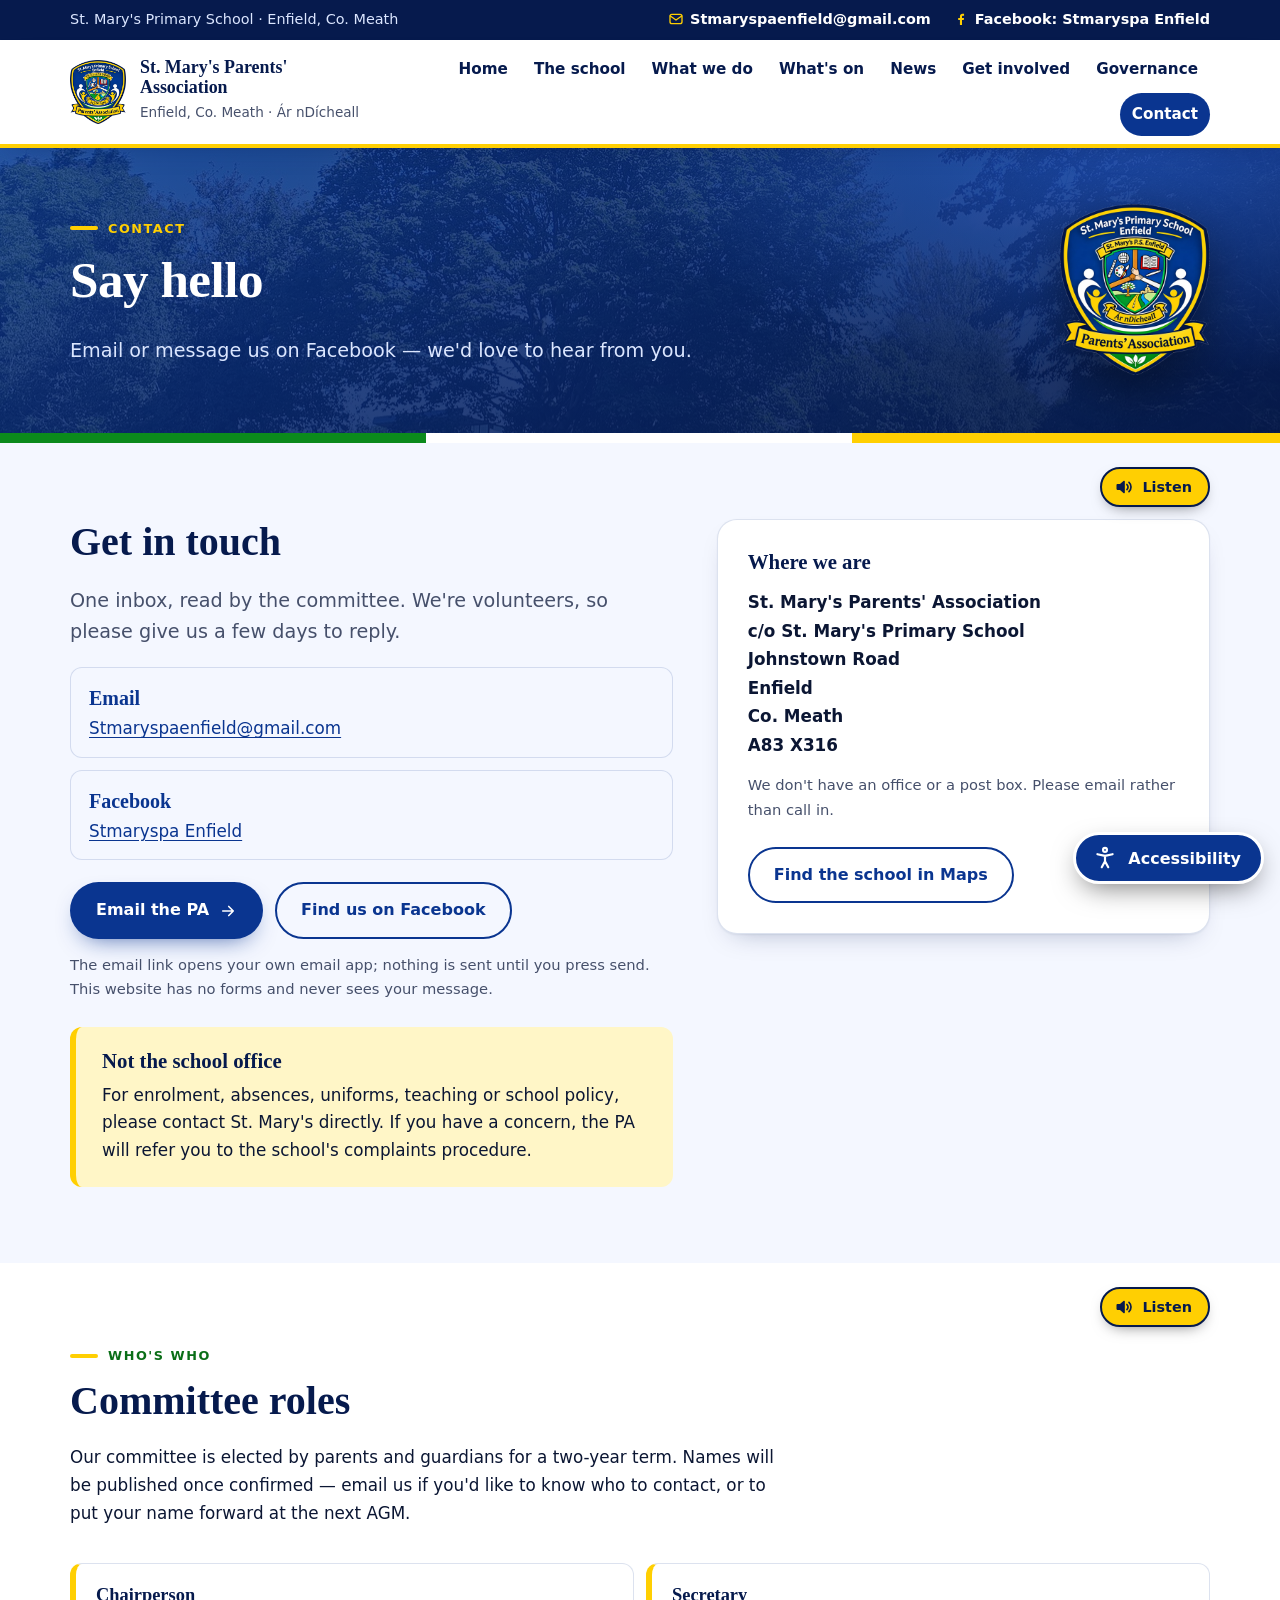
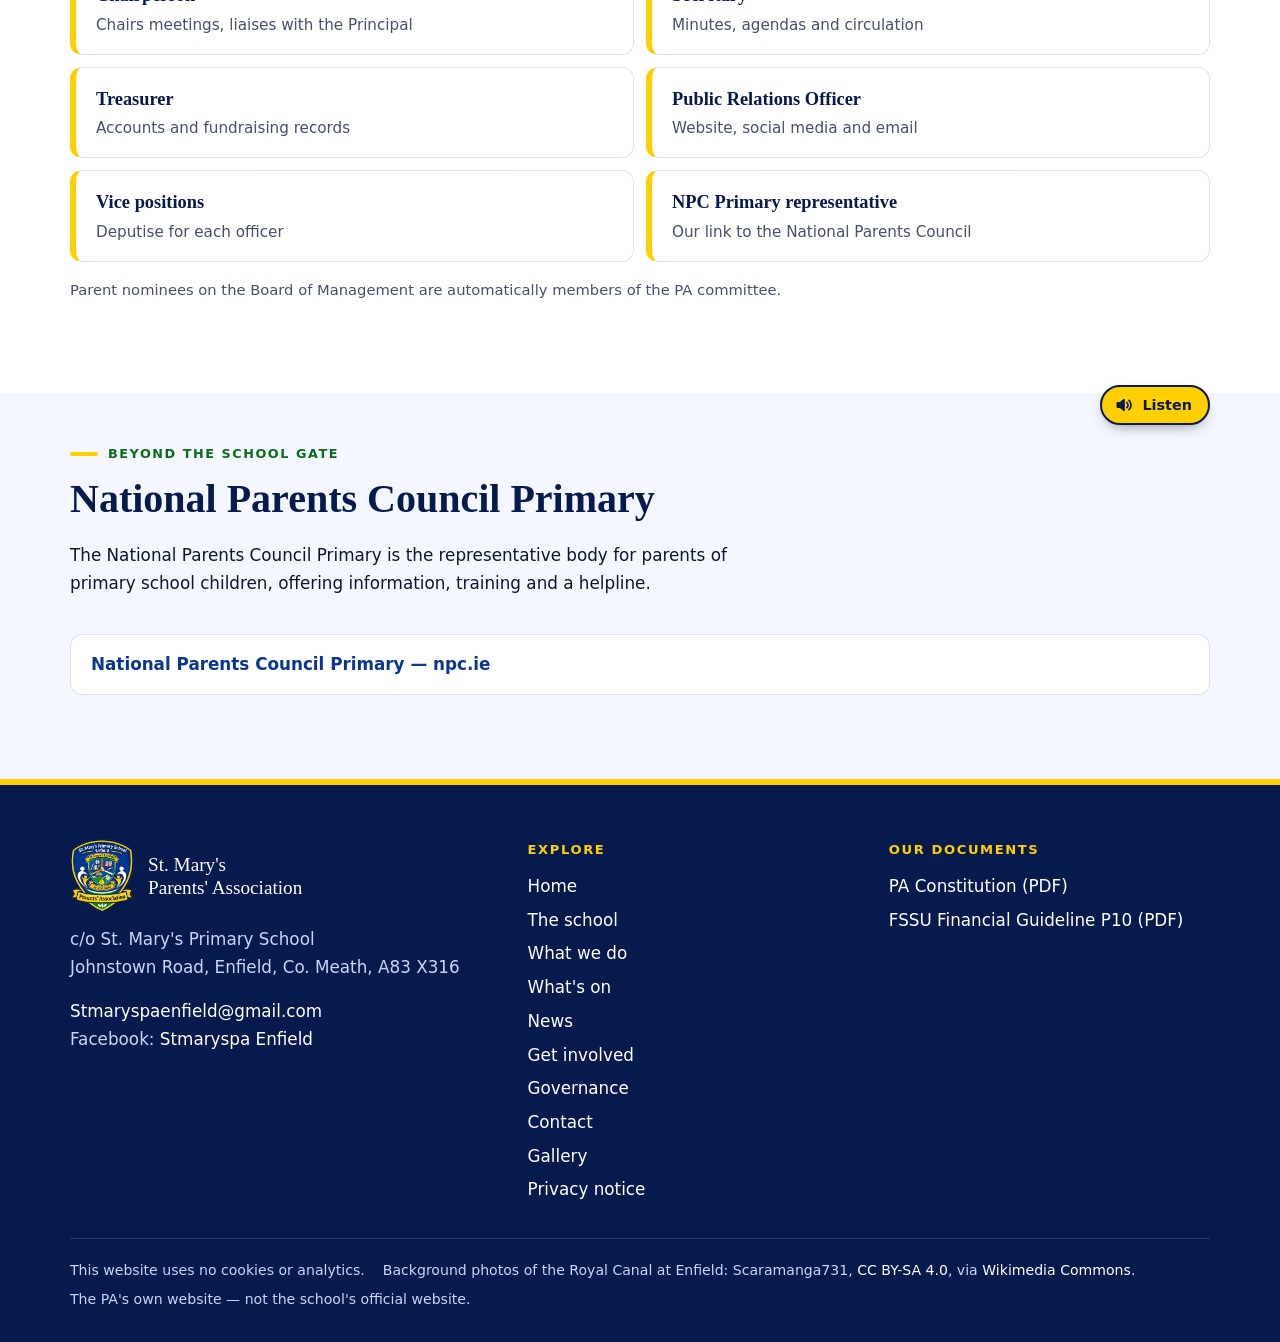
<file: contact.html>
<!doctype html>
<html lang="en">
<head>
<meta charset="utf-8">
<meta name="viewport" content="width=device-width, initial-scale=1">
<title>Contact — St. Mary&#x27;s Parents&#x27; Association</title>
<meta name="description" content="Email Stmaryspaenfield@gmail.com or find St. Mary&#x27;s Parents&#x27; Association on Facebook (Stmaryspa Enfield).">
<meta name="theme-color" content="#0a3590">
<link rel="icon" type="image/png" href="images/favicon.png">
<script>try{var a=JSON.parse(localStorage.getItem("pa-a11y")||"{}"),r=document.documentElement;if(a.theme&&a.theme!=="auto")r.setAttribute("data-theme",a.theme);["font","spacing","links","motion","bg","focus"].forEach(function(k){if(a[k])r.setAttribute("data-"+k,a[k])});if(a.scale&&a.scale!==1)r.style.setProperty("--a11y-scale",a.scale)}catch(e){}</script>
<link rel="stylesheet" href="style.css">
</head>
<body>
<a class="skip-link" href="#main">Skip to main content</a>

<div class="topbar">
  <div class="wrap">
    <span>St. Mary's Primary School &middot; Enfield, Co. Meath</span>
    <span class="links">
      <a href="mailto:Stmaryspaenfield@gmail.com"><svg viewBox="0 0 24 24" fill="none" stroke="currentColor" stroke-width="2" stroke-linecap="round" stroke-linejoin="round"><rect x="3" y="5" width="18" height="14" rx="3"/><path d="M3.5 7.5l8.5 6 8.5-6"/></svg>Stmaryspaenfield@gmail.com</a>
      <a href="https://www.facebook.com/search/top?q=Stmaryspa%20Enfield" rel="noopener"><svg viewBox="0 0 24 24" fill="currentColor"><path d="M13.5 21v-7.6h2.6l.4-3H13.5V8.5c0-.9.3-1.5 1.5-1.5h1.6V4.3c-.3 0-1.2-.1-2.3-.1-2.3 0-3.9 1.4-3.9 4v2.2H7.8v3h2.6V21z"/></svg>Facebook: Stmaryspa Enfield</a>
    </span>
  </div>
</div>

<header class="site-header">
  <div class="wrap header-inner">
    <a class="brand" href="index.html">
      <img src="images/logo.png" alt="" width="56" height="64">
      <span class="brand-text">
        <strong>St. Mary's Parents' Association</strong>
        <span>Enfield, Co. Meath &middot; Ár nDícheall</span>
      </span>
    </a>
    <nav class="nav" id="site-nav" aria-label="Main">
      <ul>
        <li><a href="index.html">Home</a></li>
        <li><a href="about.html">The school</a></li>
        <li><a href="what-we-do.html">What we do</a></li>
        <li><a href="events.html">What's on</a></li>
        <li><a href="news.html">News</a></li>
        <li><a href="get-involved.html">Get involved</a></li>
        <li><a href="governance.html">Governance</a></li>
        <li><a href="contact.html" aria-current="page">Contact</a></li>
      </ul>
    </nav>
    <button class="menu-btn" type="button" data-menu-toggle aria-expanded="false" aria-controls="site-nav" aria-label="Open menu"><svg viewBox="0 0 24 24" fill="none" stroke="currentColor" stroke-width="2" stroke-linecap="round"><path d="M4 7h16M4 12h16M4 17h16"/></svg></button>
  </div>
</header>

<main id="main">
  <section class="page-hero">
    <div class="wrap page-hero-inner">
      <div class="reveal">
        <p class="eyebrow">Contact</p>
        <h1>Say hello</h1>
        <p class="lede">Email or message us on Facebook &mdash; we'd love to hear from you.</p>
      </div>
      <img src="images/logo.png" alt="" width="150" height="171">
    </div>
  </section>

  <section class="section">
    <div class="wrap split">
      <div class="reveal">
        <h2>Get in touch</h2>
        <p class="lede">One inbox, read by the committee. We're volunteers, so please give us a few days to reply.</p>
        <ul class="facts">
          <li><strong>Email</strong><a href="mailto:Stmaryspaenfield@gmail.com">Stmaryspaenfield@gmail.com</a></li>
          <li><strong>Facebook</strong><a href="https://www.facebook.com/search/top?q=Stmaryspa%20Enfield" rel="noopener">Stmaryspa Enfield</a></li>
        </ul>
        <div class="btn-row"><a class="btn btn-primary" href="mailto:Stmaryspaenfield@gmail.com">Email the PA <svg viewBox="0 0 24 24" fill="none" stroke="currentColor" stroke-width="2.2" stroke-linecap="round" stroke-linejoin="round"><path d="M5 12h14M13 6l6 6-6 6"/></svg></a><a class="btn btn-ghost" style="color:var(--link);border-color:var(--link)" href="https://www.facebook.com/search/top?q=Stmaryspa%20Enfield" rel="noopener">Find us on Facebook</a></div>
        <p class="small muted" style="margin-top:14px">The email link opens your own email app; nothing is sent until you press send. This website has no forms and never sees your message.</p>
        <div class="callout" style="margin-top:26px">
          <h3>Not the school office</h3>
          <p>For enrolment, absences, uniforms, teaching or school policy, please contact St. Mary's directly. If you have a concern, the PA will refer you to the school's complaints procedure.</p>
        </div>
      </div>
      <div class="panel reveal">
        <h3>Where we are</h3>
        <address class="address">St. Mary's Parents' Association<br>c/o St. Mary's Primary School<br>Johnstown Road<br>Enfield<br>Co. Meath<br>A83 X316</address>
        <p class="small muted" style="margin-top:14px">We don't have an office or a post box. Please email rather than call in.</p>
        <a class="btn btn-ghost" style="margin-top:10px;color:var(--link);border-color:var(--link)" href="https://www.google.com/maps/search/?api=1&query=St+Mary%27s+Primary+School%2C+Johnstown+Road%2C+Enfield%2C+Co.+Meath%2C+A83+X316" rel="noopener">Find the school in Maps</a>
      </div>
    </div>
  </section>

  <section class="section section--white">
    <div class="wrap">
      <div class="section-head reveal">
        <p class="eyebrow">Who's who</p>
        <h2>Committee roles</h2>
        <p>Our committee is elected by parents and guardians for a two-year term. Names will be published once confirmed &mdash; email us if you'd like to know who to contact, or to put your name forward at the next AGM.</p>
      </div>
      <ul class="people reveal">
        <li><span class="role">Chairperson</span><span class="name">Chairs meetings, liaises with the Principal</span></li>
        <li><span class="role">Secretary</span><span class="name">Minutes, agendas and circulation</span></li>
        <li><span class="role">Treasurer</span><span class="name">Accounts and fundraising records</span></li>
        <li><span class="role">Public Relations Officer</span><span class="name">Website, social media and email</span></li>
        <li><span class="role">Vice positions</span><span class="name">Deputise for each officer</span></li>
        <li><span class="role">NPC Primary representative</span><span class="name">Our link to the National Parents Council</span></li>
      </ul>
      <p class="small muted" style="margin-top:16px">Parent nominees on the Board of Management are automatically members of the PA committee.</p>
    </div>
  </section>

  <section class="section section--tight">
    <div class="wrap">
      <div class="section-head reveal">
        <p class="eyebrow">Beyond the school gate</p>
        <h2>National Parents Council Primary</h2>
        <p>The National Parents Council Primary is the representative body for parents of primary school children, offering information, training and a helpline.</p>
      </div>
      <ul class="link-list reveal"><li><a href="https://npc.ie/" rel="noopener">National Parents Council Primary &mdash; npc.ie</a></li></ul>
    </div>
  </section>

</main>

<footer class="site-footer">
  <div class="wrap footer-grid">
    <div>
      <div class="footer-brand"><img src="images/logo.png" alt="" width="64" height="73"><p>St. Mary's<br>Parents' Association</p></div>
      <p>c/o St. Mary's Primary School<br>Johnstown Road, Enfield, Co. Meath, A83 X316</p>
      <p><a href="mailto:Stmaryspaenfield@gmail.com">Stmaryspaenfield@gmail.com</a><br>Facebook: <a href="https://www.facebook.com/search/top?q=Stmaryspa%20Enfield" rel="noopener">Stmaryspa Enfield</a></p>
    </div>
    <nav aria-label="Footer">
      <h4>Explore</h4>
      <ul>
        <li><a href="index.html">Home</a></li>
        <li><a href="about.html">The school</a></li>
        <li><a href="what-we-do.html">What we do</a></li>
        <li><a href="events.html">What's on</a></li>
        <li><a href="news.html">News</a></li>
        <li><a href="get-involved.html">Get involved</a></li>
        <li><a href="governance.html">Governance</a></li>
        <li><a href="contact.html">Contact</a></li>
        <li><a href="gallery.html">Gallery</a></li>
        <li><a href="privacy.html">Privacy notice</a></li>
      </ul>
    </nav>
    <div>
      <h4>Our documents</h4>
      <ul>
        <li><a href="documents/PA-Constitution-2024.pdf">PA Constitution (PDF)</a></li>
        <li><a href="documents/FSSU-Financial-Guideline-P10-Parents-Association.pdf">FSSU Financial Guideline P10 (PDF)</a></li>
      </ul>
    </div>
  </div>
  <div class="wrap footer-note">
    <p>This website uses no cookies or analytics.</p>
    <p>Background photos of the Royal Canal at Enfield: Scaramanga731, <a href="https://creativecommons.org/licenses/by-sa/4.0/" rel="noopener">CC BY-SA 4.0</a>, via <a href="https://commons.wikimedia.org/wiki/Category:Enfield,_County_Meath" rel="noopener">Wikimedia Commons</a>.</p>
    <p>The PA's own website &mdash; not the school's official website.</p>
  </div>
</footer>

<script src="script.js" defer></script>
</body>
</html>
</file>
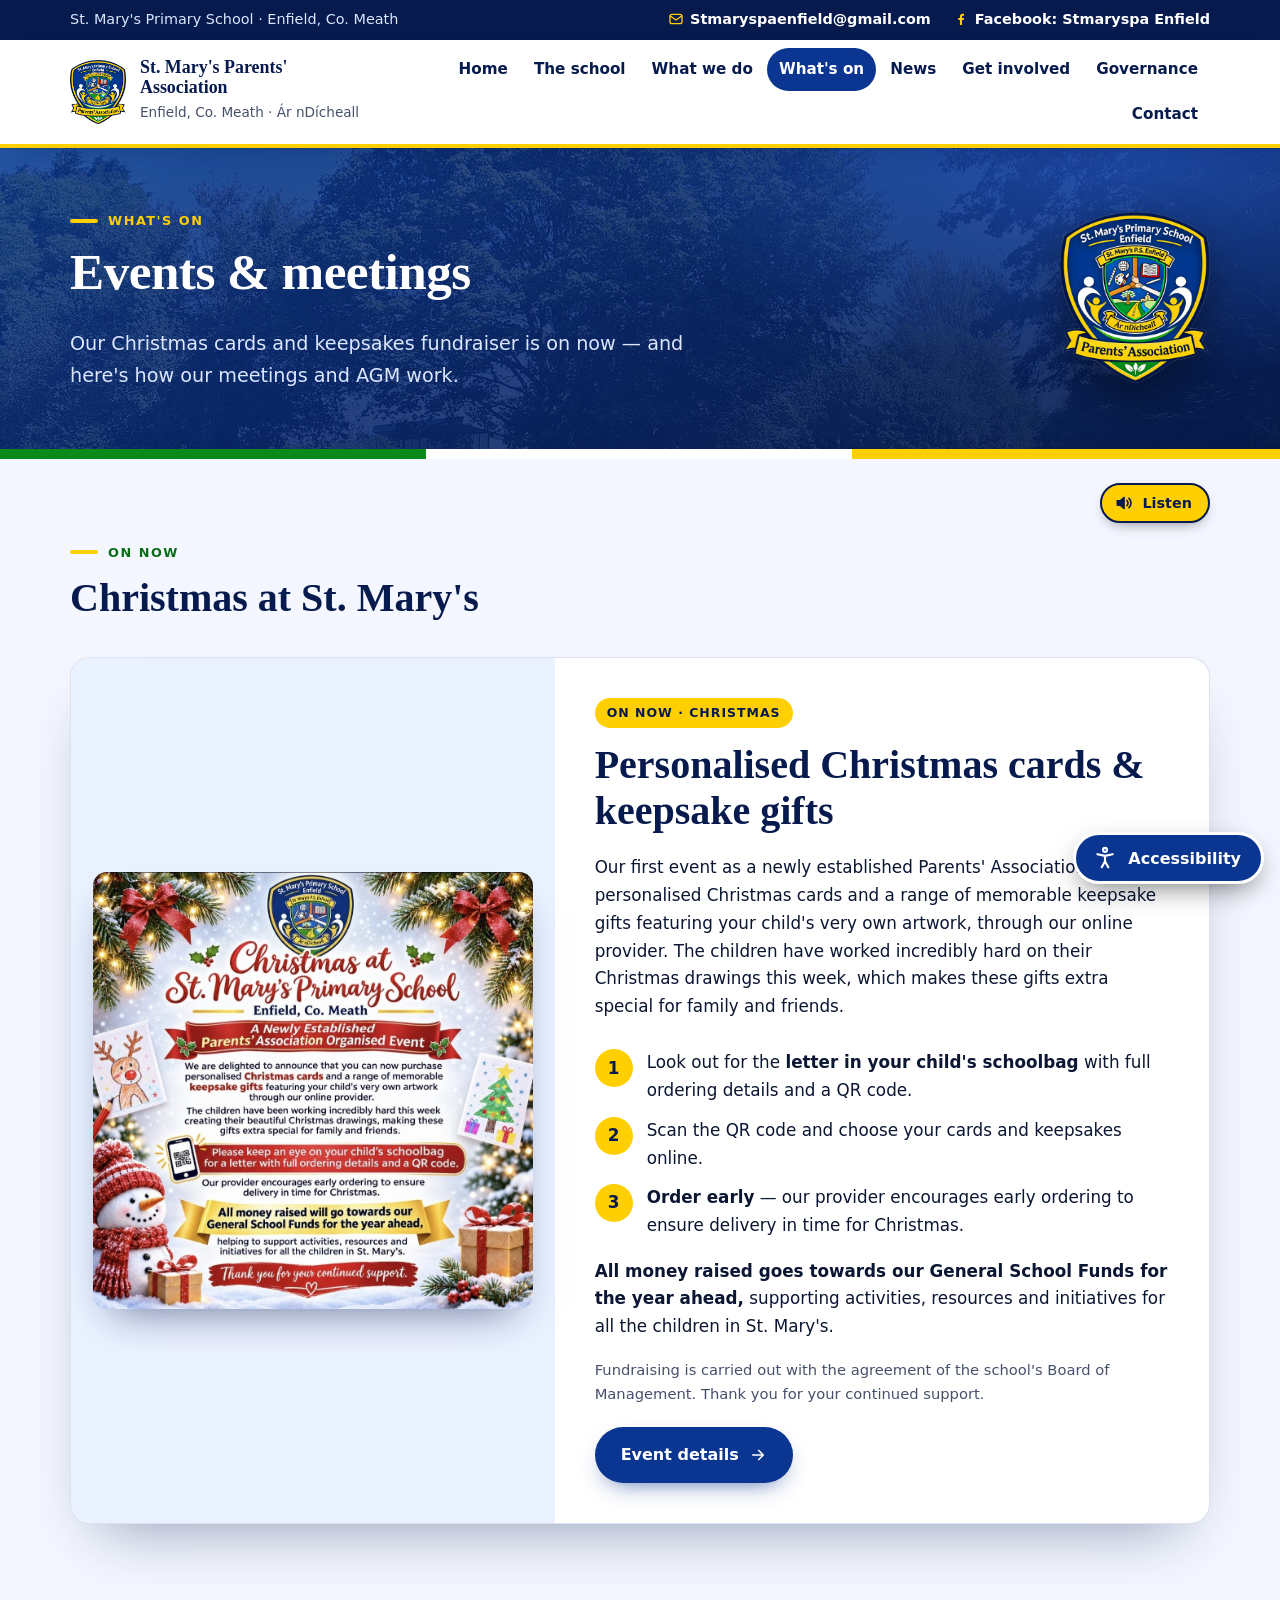
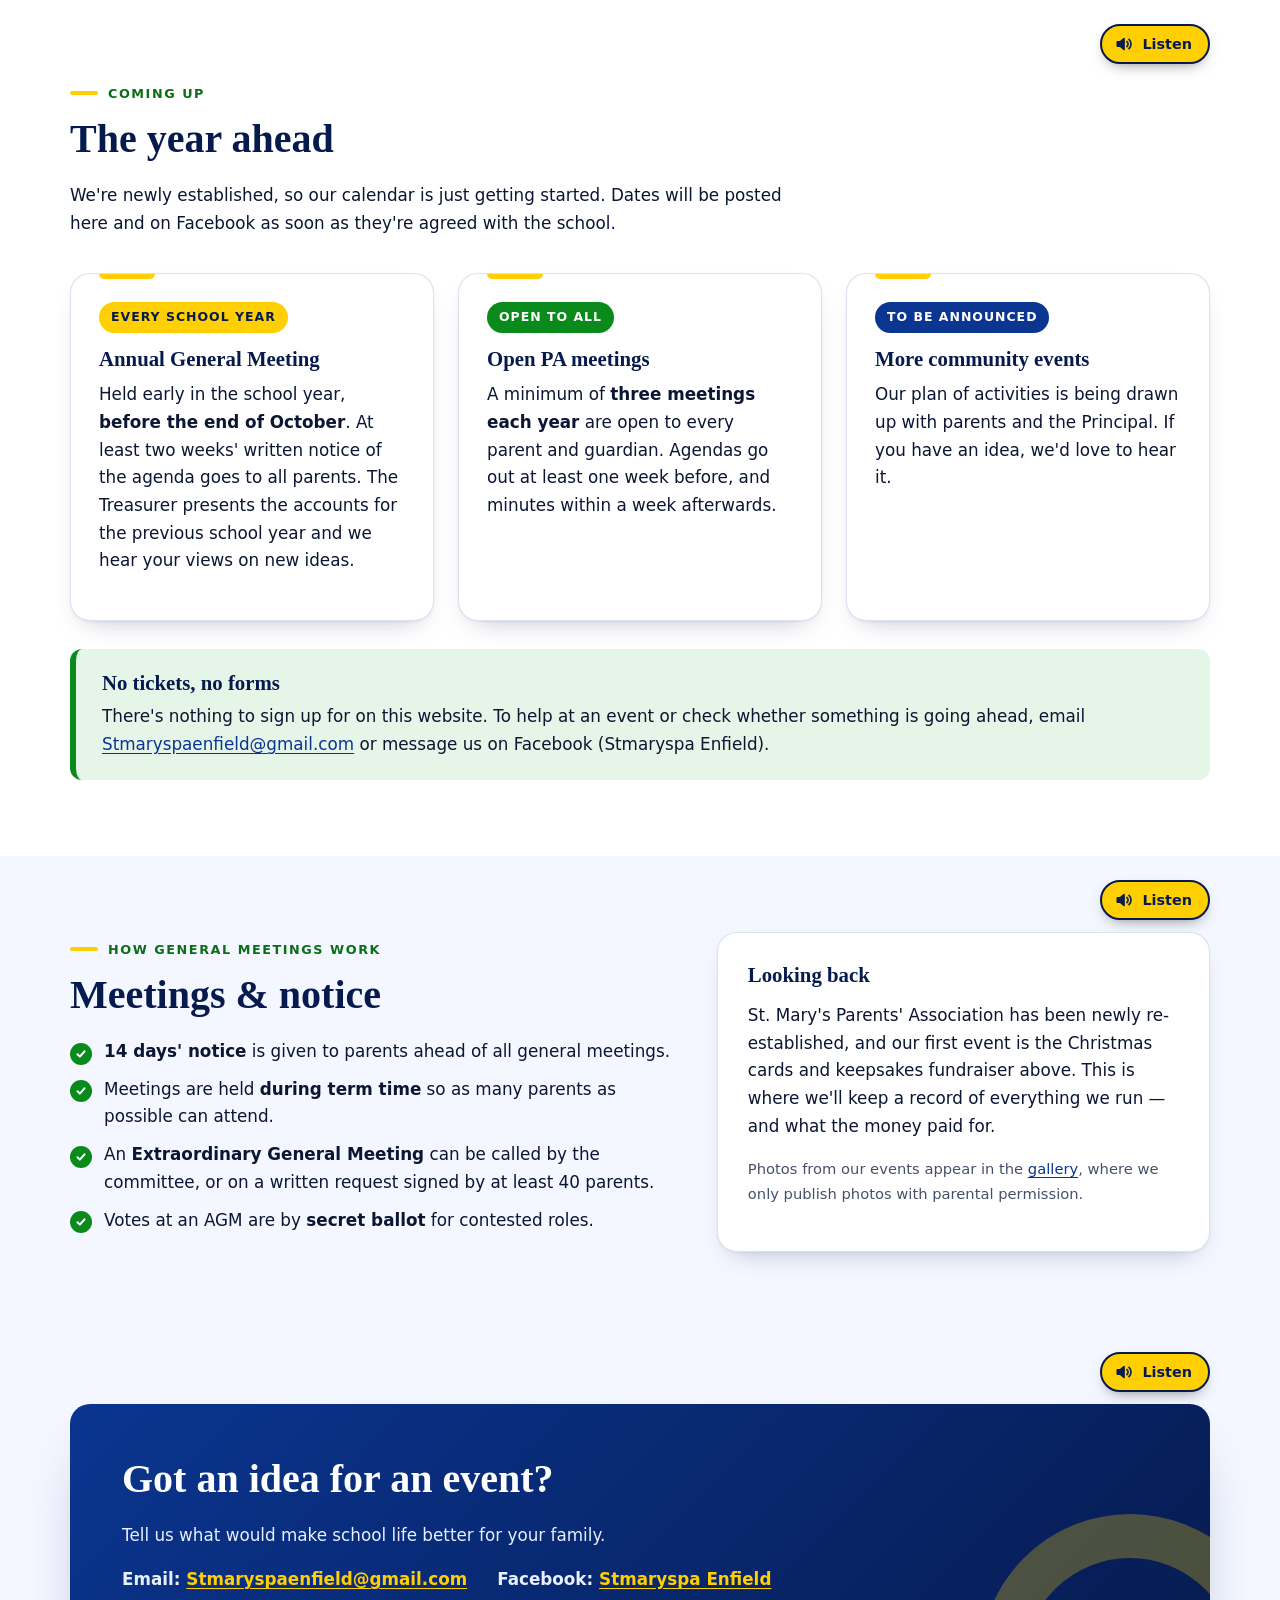
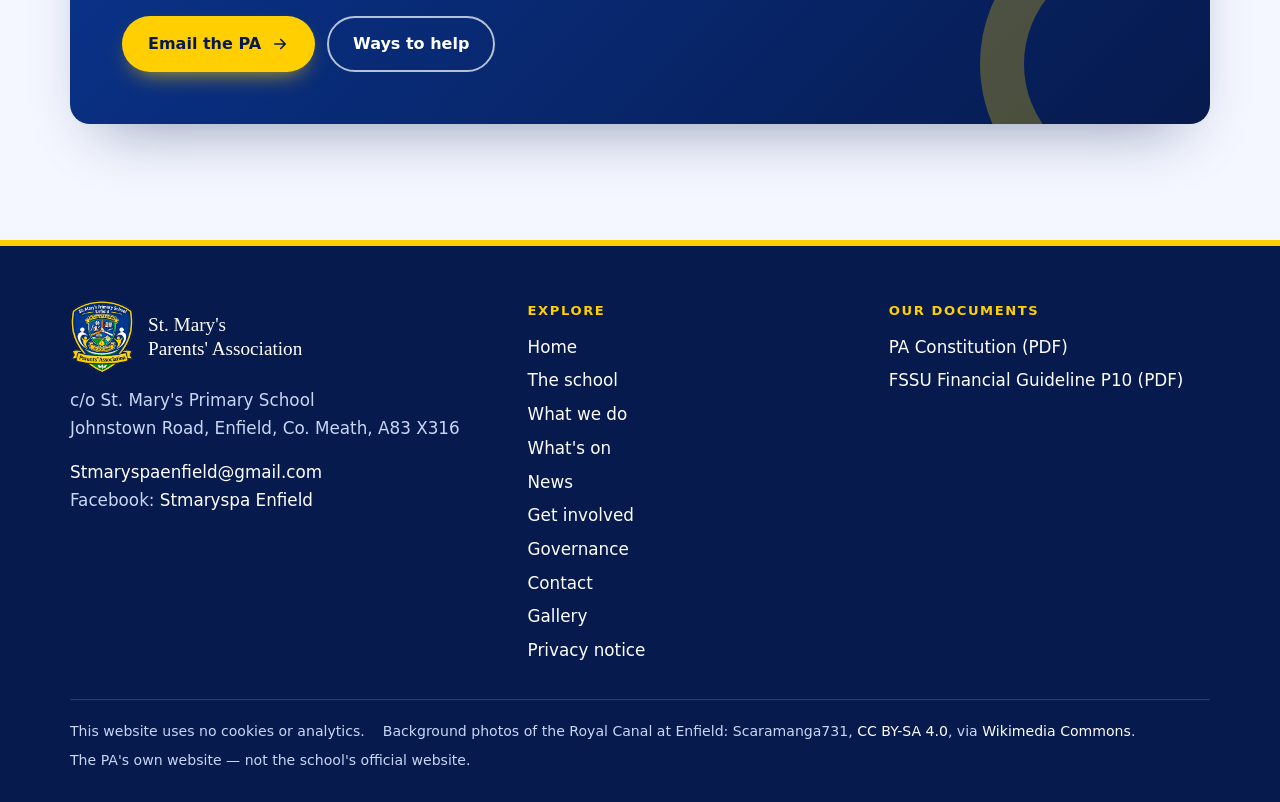
<file: events.html>
<!doctype html>
<html lang="en">
<head>
<meta charset="utf-8">
<meta name="viewport" content="width=device-width, initial-scale=1">
<title>What&#x27;s on — St. Mary&#x27;s Parents&#x27; Association</title>
<meta name="description" content="Christmas cards and keepsake gifts, the AGM and open PA meetings at St. Mary&#x27;s Primary School, Enfield.">
<meta name="theme-color" content="#0a3590">
<link rel="icon" type="image/png" href="images/favicon.png">
<script>try{var a=JSON.parse(localStorage.getItem("pa-a11y")||"{}"),r=document.documentElement;if(a.theme&&a.theme!=="auto")r.setAttribute("data-theme",a.theme);["font","spacing","links","motion","bg","focus"].forEach(function(k){if(a[k])r.setAttribute("data-"+k,a[k])});if(a.scale&&a.scale!==1)r.style.setProperty("--a11y-scale",a.scale)}catch(e){}</script>
<link rel="stylesheet" href="style.css">
</head>
<body>
<a class="skip-link" href="#main">Skip to main content</a>

<div class="topbar">
  <div class="wrap">
    <span>St. Mary's Primary School &middot; Enfield, Co. Meath</span>
    <span class="links">
      <a href="mailto:Stmaryspaenfield@gmail.com"><svg viewBox="0 0 24 24" fill="none" stroke="currentColor" stroke-width="2" stroke-linecap="round" stroke-linejoin="round"><rect x="3" y="5" width="18" height="14" rx="3"/><path d="M3.5 7.5l8.5 6 8.5-6"/></svg>Stmaryspaenfield@gmail.com</a>
      <a href="https://www.facebook.com/search/top?q=Stmaryspa%20Enfield" rel="noopener"><svg viewBox="0 0 24 24" fill="currentColor"><path d="M13.5 21v-7.6h2.6l.4-3H13.5V8.5c0-.9.3-1.5 1.5-1.5h1.6V4.3c-.3 0-1.2-.1-2.3-.1-2.3 0-3.9 1.4-3.9 4v2.2H7.8v3h2.6V21z"/></svg>Facebook: Stmaryspa Enfield</a>
    </span>
  </div>
</div>

<header class="site-header">
  <div class="wrap header-inner">
    <a class="brand" href="index.html">
      <img src="images/logo.png" alt="" width="56" height="64">
      <span class="brand-text">
        <strong>St. Mary's Parents' Association</strong>
        <span>Enfield, Co. Meath &middot; Ár nDícheall</span>
      </span>
    </a>
    <nav class="nav" id="site-nav" aria-label="Main">
      <ul>
        <li><a href="index.html">Home</a></li>
        <li><a href="about.html">The school</a></li>
        <li><a href="what-we-do.html">What we do</a></li>
        <li><a href="events.html" aria-current="page">What's on</a></li>
        <li><a href="news.html">News</a></li>
        <li><a href="get-involved.html">Get involved</a></li>
        <li><a href="governance.html">Governance</a></li>
        <li><a href="contact.html">Contact</a></li>
      </ul>
    </nav>
    <button class="menu-btn" type="button" data-menu-toggle aria-expanded="false" aria-controls="site-nav" aria-label="Open menu"><svg viewBox="0 0 24 24" fill="none" stroke="currentColor" stroke-width="2" stroke-linecap="round"><path d="M4 7h16M4 12h16M4 17h16"/></svg></button>
  </div>
</header>

<main id="main">
  <section class="page-hero">
    <div class="wrap page-hero-inner">
      <div class="reveal">
        <p class="eyebrow">What's on</p>
        <h1>Events &amp; meetings</h1>
        <p class="lede">Our Christmas cards and keepsakes fundraiser is on now &mdash; and here's how our meetings and AGM work.</p>
      </div>
      <img src="images/logo.png" alt="" width="150" height="171">
    </div>
  </section>

  <section class="section">
    <div class="wrap">
      <div class="section-head reveal">
        <p class="eyebrow">On now</p>
        <h2>Christmas at St. Mary's</h2>
      </div>
      <div class="feature reveal">
        <div class="feature-media"><img src="images/christmas-cards.jpg" alt="Poster: Christmas at St. Mary's Primary School, Enfield &mdash; personalised Christmas cards and keepsake gifts featuring your child's artwork, a newly established Parents' Association organised event." width="1080" height="1074"></div>
        <div class="feature-body">
          <span class="tag tag--gold" style="align-self:flex-start">On now &middot; Christmas</span>
          <h2 style="margin-top:14px">Personalised Christmas cards &amp; keepsake gifts</h2>
          <p>Our first event as a newly established Parents' Association. Order personalised Christmas cards and a range of memorable keepsake gifts featuring your child's very own artwork, through our online provider. The children have worked incredibly hard on their Christmas drawings this week, which makes these gifts extra special for family and friends.</p>
          <ol class="steps">
            <li><span>Look out for the <strong>letter in your child's schoolbag</strong> with full ordering details and a QR code.</span></li>
            <li><span>Scan the QR code and choose your cards and keepsakes online.</span></li>
            <li><span><strong>Order early</strong> &mdash; our provider encourages early ordering to ensure delivery in time for Christmas.</span></li>
          </ol>
          <p style="margin-top:18px"><strong>All money raised goes towards our General School Funds for the year ahead,</strong> supporting activities, resources and initiatives for all the children in St. Mary's.</p>
          <p class="small muted">Fundraising is carried out with the agreement of the school's Board of Management. Thank you for your continued support.</p>
          <div class="btn-row" style="margin-top:6px"><a class="btn btn-primary" href="events.html">Event details <svg viewBox="0 0 24 24" fill="none" stroke="currentColor" stroke-width="2.2" stroke-linecap="round" stroke-linejoin="round"><path d="M5 12h14M13 6l6 6-6 6"/></svg></a></div>
        </div>
      </div>
    </div>
  </section>

  <section class="section section--white">
    <div class="wrap">
      <div class="section-head reveal">
        <p class="eyebrow">Coming up</p>
        <h2>The year ahead</h2>
        <p>We're newly established, so our calendar is just getting started. Dates will be posted here and on Facebook as soon as they're agreed with the school.</p>
      </div>
      <div class="grid grid-3">
        <article class="card reveal"><span class="tag tag--gold">Every school year</span><h3 style="margin-top:14px">Annual General Meeting</h3><p>Held early in the school year, <strong>before the end of October</strong>. At least two weeks' written notice of the agenda goes to all parents. The Treasurer presents the accounts for the previous school year and we hear your views on new ideas.</p></article>
        <article class="card reveal"><span class="tag tag--green">Open to all</span><h3 style="margin-top:14px">Open PA meetings</h3><p>A minimum of <strong>three meetings each year</strong> are open to every parent and guardian. Agendas go out at least one week before, and minutes within a week afterwards.</p></article>
        <article class="card reveal"><span class="tag">To be announced</span><h3 style="margin-top:14px">More community events</h3><p>Our plan of activities is being drawn up with parents and the Principal. If you have an idea, we'd love to hear it.</p></article>
      </div>
      <div class="callout callout--green reveal" style="margin-top:28px">
        <h3>No tickets, no forms</h3>
        <p>There's nothing to sign up for on this website. To help at an event or check whether something is going ahead, email <a href="mailto:Stmaryspaenfield@gmail.com">Stmaryspaenfield@gmail.com</a> or message us on Facebook (Stmaryspa Enfield).</p>
      </div>
    </div>
  </section>

  <section class="section">
    <div class="wrap split">
      <div class="reveal">
        <p class="eyebrow">How general meetings work</p>
        <h2>Meetings &amp; notice</h2>
        <ul class="ticks">
          <li><strong>14 days' notice</strong> is given to parents ahead of all general meetings.</li>
          <li>Meetings are held <strong>during term time</strong> so as many parents as possible can attend.</li>
          <li>An <strong>Extraordinary General Meeting</strong> can be called by the committee, or on a written request signed by at least 40 parents.</li>
          <li>Votes at an AGM are by <strong>secret ballot</strong> for contested roles.</li>
        </ul>
      </div>
      <div class="panel reveal">
        <h3>Looking back</h3>
        <p>St. Mary's Parents' Association has been newly re-established, and our first event is the Christmas cards and keepsakes fundraiser above. This is where we'll keep a record of everything we run &mdash; and what the money paid for.</p>
        <p class="small muted">Photos from our events appear in the <a href="gallery.html">gallery</a>, where we only publish photos with parental permission.</p>
      </div>
    </div>
  </section>
  <section class="section">
    <div class="wrap">
      <div class="cta-band reveal">
        <h2>Got an idea for an event?</h2>
        <p>Tell us what would make school life better for your family.</p>
        <div class="contact-lines"><span>Email: <a href="mailto:Stmaryspaenfield@gmail.com">Stmaryspaenfield@gmail.com</a></span><span>Facebook: <a href="https://www.facebook.com/search/top?q=Stmaryspa%20Enfield" rel="noopener">Stmaryspa Enfield</a></span></div>
        <div class="btn-row">
          <a class="btn btn-gold" href="mailto:Stmaryspaenfield@gmail.com">Email the PA <svg viewBox="0 0 24 24" fill="none" stroke="currentColor" stroke-width="2.2" stroke-linecap="round" stroke-linejoin="round"><path d="M5 12h14M13 6l6 6-6 6"/></svg></a>
          <a class="btn btn-ghost" href="get-involved.html">Ways to help</a>
        </div>
      </div>
    </div>
  </section>

</main>

<footer class="site-footer">
  <div class="wrap footer-grid">
    <div>
      <div class="footer-brand"><img src="images/logo.png" alt="" width="64" height="73"><p>St. Mary's<br>Parents' Association</p></div>
      <p>c/o St. Mary's Primary School<br>Johnstown Road, Enfield, Co. Meath, A83 X316</p>
      <p><a href="mailto:Stmaryspaenfield@gmail.com">Stmaryspaenfield@gmail.com</a><br>Facebook: <a href="https://www.facebook.com/search/top?q=Stmaryspa%20Enfield" rel="noopener">Stmaryspa Enfield</a></p>
    </div>
    <nav aria-label="Footer">
      <h4>Explore</h4>
      <ul>
        <li><a href="index.html">Home</a></li>
        <li><a href="about.html">The school</a></li>
        <li><a href="what-we-do.html">What we do</a></li>
        <li><a href="events.html">What's on</a></li>
        <li><a href="news.html">News</a></li>
        <li><a href="get-involved.html">Get involved</a></li>
        <li><a href="governance.html">Governance</a></li>
        <li><a href="contact.html">Contact</a></li>
        <li><a href="gallery.html">Gallery</a></li>
        <li><a href="privacy.html">Privacy notice</a></li>
      </ul>
    </nav>
    <div>
      <h4>Our documents</h4>
      <ul>
        <li><a href="documents/PA-Constitution-2024.pdf">PA Constitution (PDF)</a></li>
        <li><a href="documents/FSSU-Financial-Guideline-P10-Parents-Association.pdf">FSSU Financial Guideline P10 (PDF)</a></li>
      </ul>
    </div>
  </div>
  <div class="wrap footer-note">
    <p>This website uses no cookies or analytics.</p>
    <p>Background photos of the Royal Canal at Enfield: Scaramanga731, <a href="https://creativecommons.org/licenses/by-sa/4.0/" rel="noopener">CC BY-SA 4.0</a>, via <a href="https://commons.wikimedia.org/wiki/Category:Enfield,_County_Meath" rel="noopener">Wikimedia Commons</a>.</p>
    <p>The PA's own website &mdash; not the school's official website.</p>
  </div>
</footer>

<script src="script.js" defer></script>
</body>
</html>
</file>
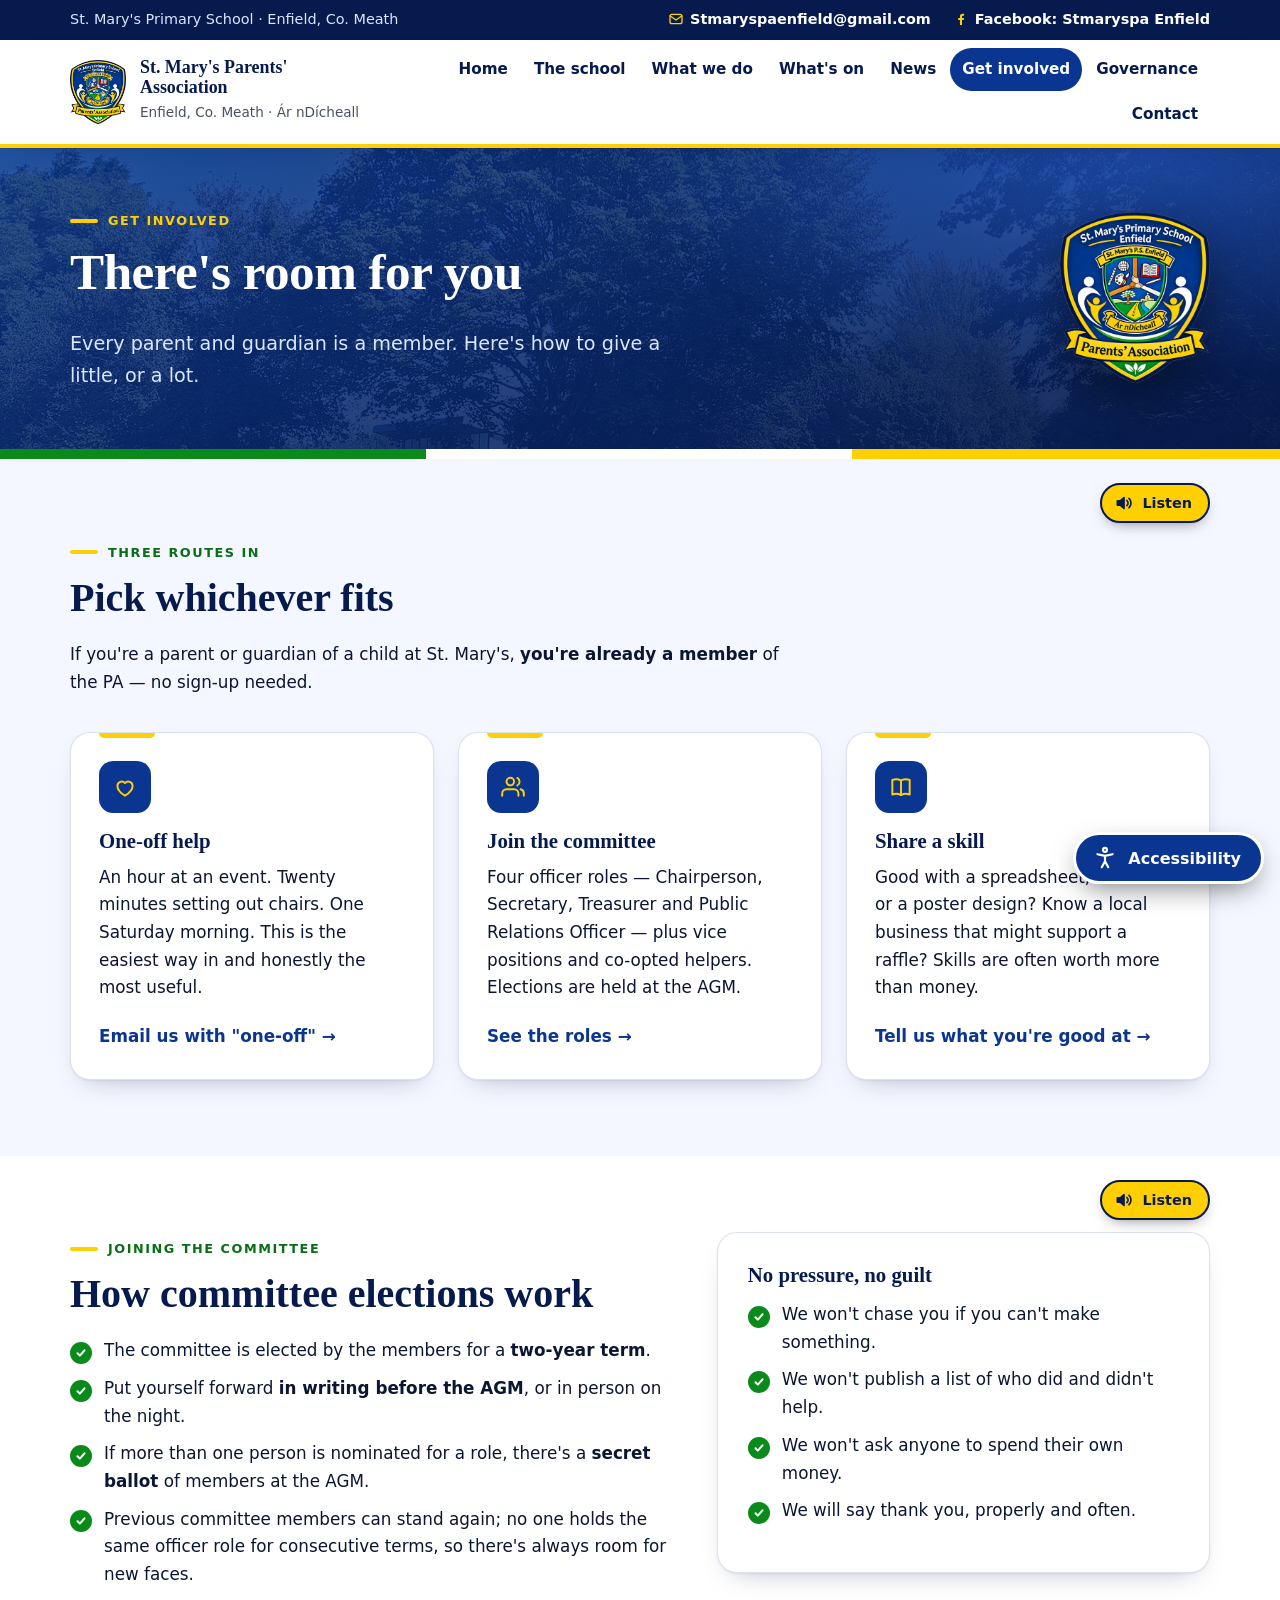
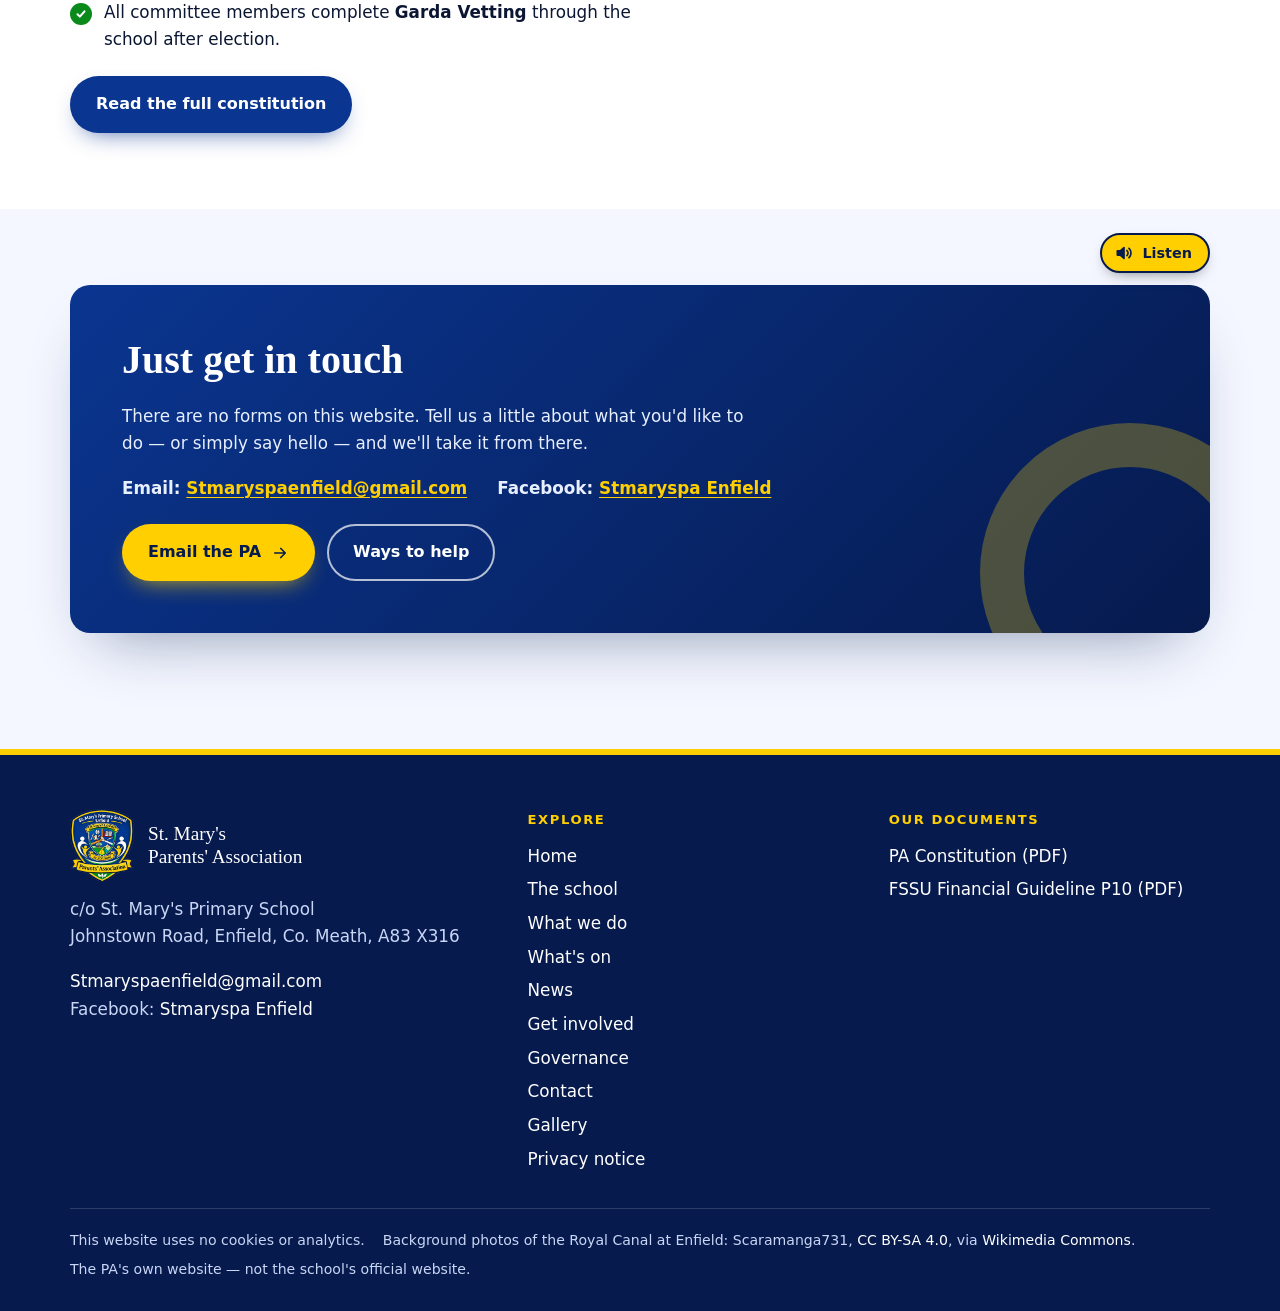
<file: get-involved.html>
<!doctype html>
<html lang="en">
<head>
<meta charset="utf-8">
<meta name="viewport" content="width=device-width, initial-scale=1">
<title>Get involved — St. Mary&#x27;s Parents&#x27; Association</title>
<meta name="description" content="Every parent and guardian at St. Mary&#x27;s is a PA member. Lend an hour, share a skill or join the committee.">
<meta name="theme-color" content="#0a3590">
<link rel="icon" type="image/png" href="images/favicon.png">
<script>try{var a=JSON.parse(localStorage.getItem("pa-a11y")||"{}"),r=document.documentElement;if(a.theme&&a.theme!=="auto")r.setAttribute("data-theme",a.theme);["font","spacing","links","motion","bg","focus"].forEach(function(k){if(a[k])r.setAttribute("data-"+k,a[k])});if(a.scale&&a.scale!==1)r.style.setProperty("--a11y-scale",a.scale)}catch(e){}</script>
<link rel="stylesheet" href="style.css">
</head>
<body>
<a class="skip-link" href="#main">Skip to main content</a>

<div class="topbar">
  <div class="wrap">
    <span>St. Mary's Primary School &middot; Enfield, Co. Meath</span>
    <span class="links">
      <a href="mailto:Stmaryspaenfield@gmail.com"><svg viewBox="0 0 24 24" fill="none" stroke="currentColor" stroke-width="2" stroke-linecap="round" stroke-linejoin="round"><rect x="3" y="5" width="18" height="14" rx="3"/><path d="M3.5 7.5l8.5 6 8.5-6"/></svg>Stmaryspaenfield@gmail.com</a>
      <a href="https://www.facebook.com/search/top?q=Stmaryspa%20Enfield" rel="noopener"><svg viewBox="0 0 24 24" fill="currentColor"><path d="M13.5 21v-7.6h2.6l.4-3H13.5V8.5c0-.9.3-1.5 1.5-1.5h1.6V4.3c-.3 0-1.2-.1-2.3-.1-2.3 0-3.9 1.4-3.9 4v2.2H7.8v3h2.6V21z"/></svg>Facebook: Stmaryspa Enfield</a>
    </span>
  </div>
</div>

<header class="site-header">
  <div class="wrap header-inner">
    <a class="brand" href="index.html">
      <img src="images/logo.png" alt="" width="56" height="64">
      <span class="brand-text">
        <strong>St. Mary's Parents' Association</strong>
        <span>Enfield, Co. Meath &middot; Ár nDícheall</span>
      </span>
    </a>
    <nav class="nav" id="site-nav" aria-label="Main">
      <ul>
        <li><a href="index.html">Home</a></li>
        <li><a href="about.html">The school</a></li>
        <li><a href="what-we-do.html">What we do</a></li>
        <li><a href="events.html">What's on</a></li>
        <li><a href="news.html">News</a></li>
        <li><a href="get-involved.html" aria-current="page">Get involved</a></li>
        <li><a href="governance.html">Governance</a></li>
        <li><a href="contact.html">Contact</a></li>
      </ul>
    </nav>
    <button class="menu-btn" type="button" data-menu-toggle aria-expanded="false" aria-controls="site-nav" aria-label="Open menu"><svg viewBox="0 0 24 24" fill="none" stroke="currentColor" stroke-width="2" stroke-linecap="round"><path d="M4 7h16M4 12h16M4 17h16"/></svg></button>
  </div>
</header>

<main id="main">
  <section class="page-hero">
    <div class="wrap page-hero-inner">
      <div class="reveal">
        <p class="eyebrow">Get involved</p>
        <h1>There's room for you</h1>
        <p class="lede">Every parent and guardian is a member. Here's how to give a little, or a lot.</p>
      </div>
      <img src="images/logo.png" alt="" width="150" height="171">
    </div>
  </section>

  <section class="section">
    <div class="wrap">
      <div class="section-head reveal">
        <p class="eyebrow">Three routes in</p>
        <h2>Pick whichever fits</h2>
        <p>If you're a parent or guardian of a child at St. Mary's, <strong>you're already a member</strong> of the PA &mdash; no sign-up needed.</p>
      </div>
      <div class="grid grid-3">
        <article class="card reveal"><span class="card-icon"><svg viewBox="0 0 24 24" fill="none" stroke="currentColor" stroke-width="1.8" stroke-linecap="round" stroke-linejoin="round"><path d="M12 20s-7-4.3-7-9a4 4 0 0 1 7-2.6A4 4 0 0 1 19 11c0 4.7-7 9-7 9z"/></svg></span><h3>One-off help</h3><p>An hour at an event. Twenty minutes setting out chairs. One Saturday morning. This is the easiest way in and honestly the most useful.</p><a class="card-foot" href="mailto:Stmaryspaenfield@gmail.com?subject=One-off%20help">Email us with "one-off" &rarr;</a></article>
        <article class="card reveal"><span class="card-icon"><svg viewBox="0 0 24 24" fill="none" stroke="currentColor" stroke-width="1.8" stroke-linecap="round" stroke-linejoin="round"><path d="M17 20v-2a4 4 0 0 0-4-4H6a4 4 0 0 0-4 4v2"/><circle cx="9.5" cy="7" r="3.5"/><path d="M22 20v-2a4 4 0 0 0-3-3.9M16 3.6a4 4 0 0 1 0 7"/></svg></span><h3>Join the committee</h3><p>Four officer roles &mdash; Chairperson, Secretary, Treasurer and Public Relations Officer &mdash; plus vice positions and co-opted helpers. Elections are held at the AGM.</p><a class="card-foot" href="governance.html#roles">See the roles &rarr;</a></article>
        <article class="card reveal"><span class="card-icon"><svg viewBox="0 0 24 24" fill="none" stroke="currentColor" stroke-width="1.8" stroke-linecap="round" stroke-linejoin="round"><path d="M4 5.5C6.5 4.5 9.5 4.5 12 6c2.5-1.5 5.5-1.5 8-.5V19c-2.5-1-5.5-1-8 .5-2.5-1.5-5.5-1.5-8-.5z"/><path d="M12 6v13.5"/></svg></span><h3>Share a skill</h3><p>Good with a spreadsheet, a camera or a poster design? Know a local business that might support a raffle? Skills are often worth more than money.</p><a class="card-foot" href="mailto:Stmaryspaenfield@gmail.com?subject=My%20skills">Tell us what you're good at &rarr;</a></article>
      </div>
    </div>
  </section>

  <section class="section section--white">
    <div class="wrap split">
      <div class="reveal">
        <p class="eyebrow">Joining the committee</p>
        <h2>How committee elections work</h2>
        <ul class="ticks">
          <li>The committee is elected by the members for a <strong>two-year term</strong>.</li>
          <li>Put yourself forward <strong>in writing before the AGM</strong>, or in person on the night.</li>
          <li>If more than one person is nominated for a role, there's a <strong>secret ballot</strong> of members at the AGM.</li>
          <li>Previous committee members can stand again; no one holds the same officer role for consecutive terms, so there's always room for new faces.</li>
          <li>All committee members complete <strong>Garda Vetting</strong> through the school after election.</li>
        </ul>
        <div class="btn-row"><a class="btn btn-primary" href="governance.html">Read the full constitution</a></div>
      </div>
      <div class="panel reveal">
        <h3>No pressure, no guilt</h3>
        <ul class="ticks">
          <li>We won't chase you if you can't make something.</li>
          <li>We won't publish a list of who did and didn't help.</li>
          <li>We won't ask anyone to spend their own money.</li>
          <li>We will say thank you, properly and often.</li>
        </ul>
      </div>
    </div>
  </section>
  <section class="section">
    <div class="wrap">
      <div class="cta-band reveal">
        <h2>Just get in touch</h2>
        <p>There are no forms on this website. Tell us a little about what you'd like to do &mdash; or simply say hello &mdash; and we'll take it from there.</p>
        <div class="contact-lines"><span>Email: <a href="mailto:Stmaryspaenfield@gmail.com">Stmaryspaenfield@gmail.com</a></span><span>Facebook: <a href="https://www.facebook.com/search/top?q=Stmaryspa%20Enfield" rel="noopener">Stmaryspa Enfield</a></span></div>
        <div class="btn-row">
          <a class="btn btn-gold" href="mailto:Stmaryspaenfield@gmail.com">Email the PA <svg viewBox="0 0 24 24" fill="none" stroke="currentColor" stroke-width="2.2" stroke-linecap="round" stroke-linejoin="round"><path d="M5 12h14M13 6l6 6-6 6"/></svg></a>
          <a class="btn btn-ghost" href="get-involved.html">Ways to help</a>
        </div>
      </div>
    </div>
  </section>

</main>

<footer class="site-footer">
  <div class="wrap footer-grid">
    <div>
      <div class="footer-brand"><img src="images/logo.png" alt="" width="64" height="73"><p>St. Mary's<br>Parents' Association</p></div>
      <p>c/o St. Mary's Primary School<br>Johnstown Road, Enfield, Co. Meath, A83 X316</p>
      <p><a href="mailto:Stmaryspaenfield@gmail.com">Stmaryspaenfield@gmail.com</a><br>Facebook: <a href="https://www.facebook.com/search/top?q=Stmaryspa%20Enfield" rel="noopener">Stmaryspa Enfield</a></p>
    </div>
    <nav aria-label="Footer">
      <h4>Explore</h4>
      <ul>
        <li><a href="index.html">Home</a></li>
        <li><a href="about.html">The school</a></li>
        <li><a href="what-we-do.html">What we do</a></li>
        <li><a href="events.html">What's on</a></li>
        <li><a href="news.html">News</a></li>
        <li><a href="get-involved.html">Get involved</a></li>
        <li><a href="governance.html">Governance</a></li>
        <li><a href="contact.html">Contact</a></li>
        <li><a href="gallery.html">Gallery</a></li>
        <li><a href="privacy.html">Privacy notice</a></li>
      </ul>
    </nav>
    <div>
      <h4>Our documents</h4>
      <ul>
        <li><a href="documents/PA-Constitution-2024.pdf">PA Constitution (PDF)</a></li>
        <li><a href="documents/FSSU-Financial-Guideline-P10-Parents-Association.pdf">FSSU Financial Guideline P10 (PDF)</a></li>
      </ul>
    </div>
  </div>
  <div class="wrap footer-note">
    <p>This website uses no cookies or analytics.</p>
    <p>Background photos of the Royal Canal at Enfield: Scaramanga731, <a href="https://creativecommons.org/licenses/by-sa/4.0/" rel="noopener">CC BY-SA 4.0</a>, via <a href="https://commons.wikimedia.org/wiki/Category:Enfield,_County_Meath" rel="noopener">Wikimedia Commons</a>.</p>
    <p>The PA's own website &mdash; not the school's official website.</p>
  </div>
</footer>

<script src="script.js" defer></script>
</body>
</html>
</file>
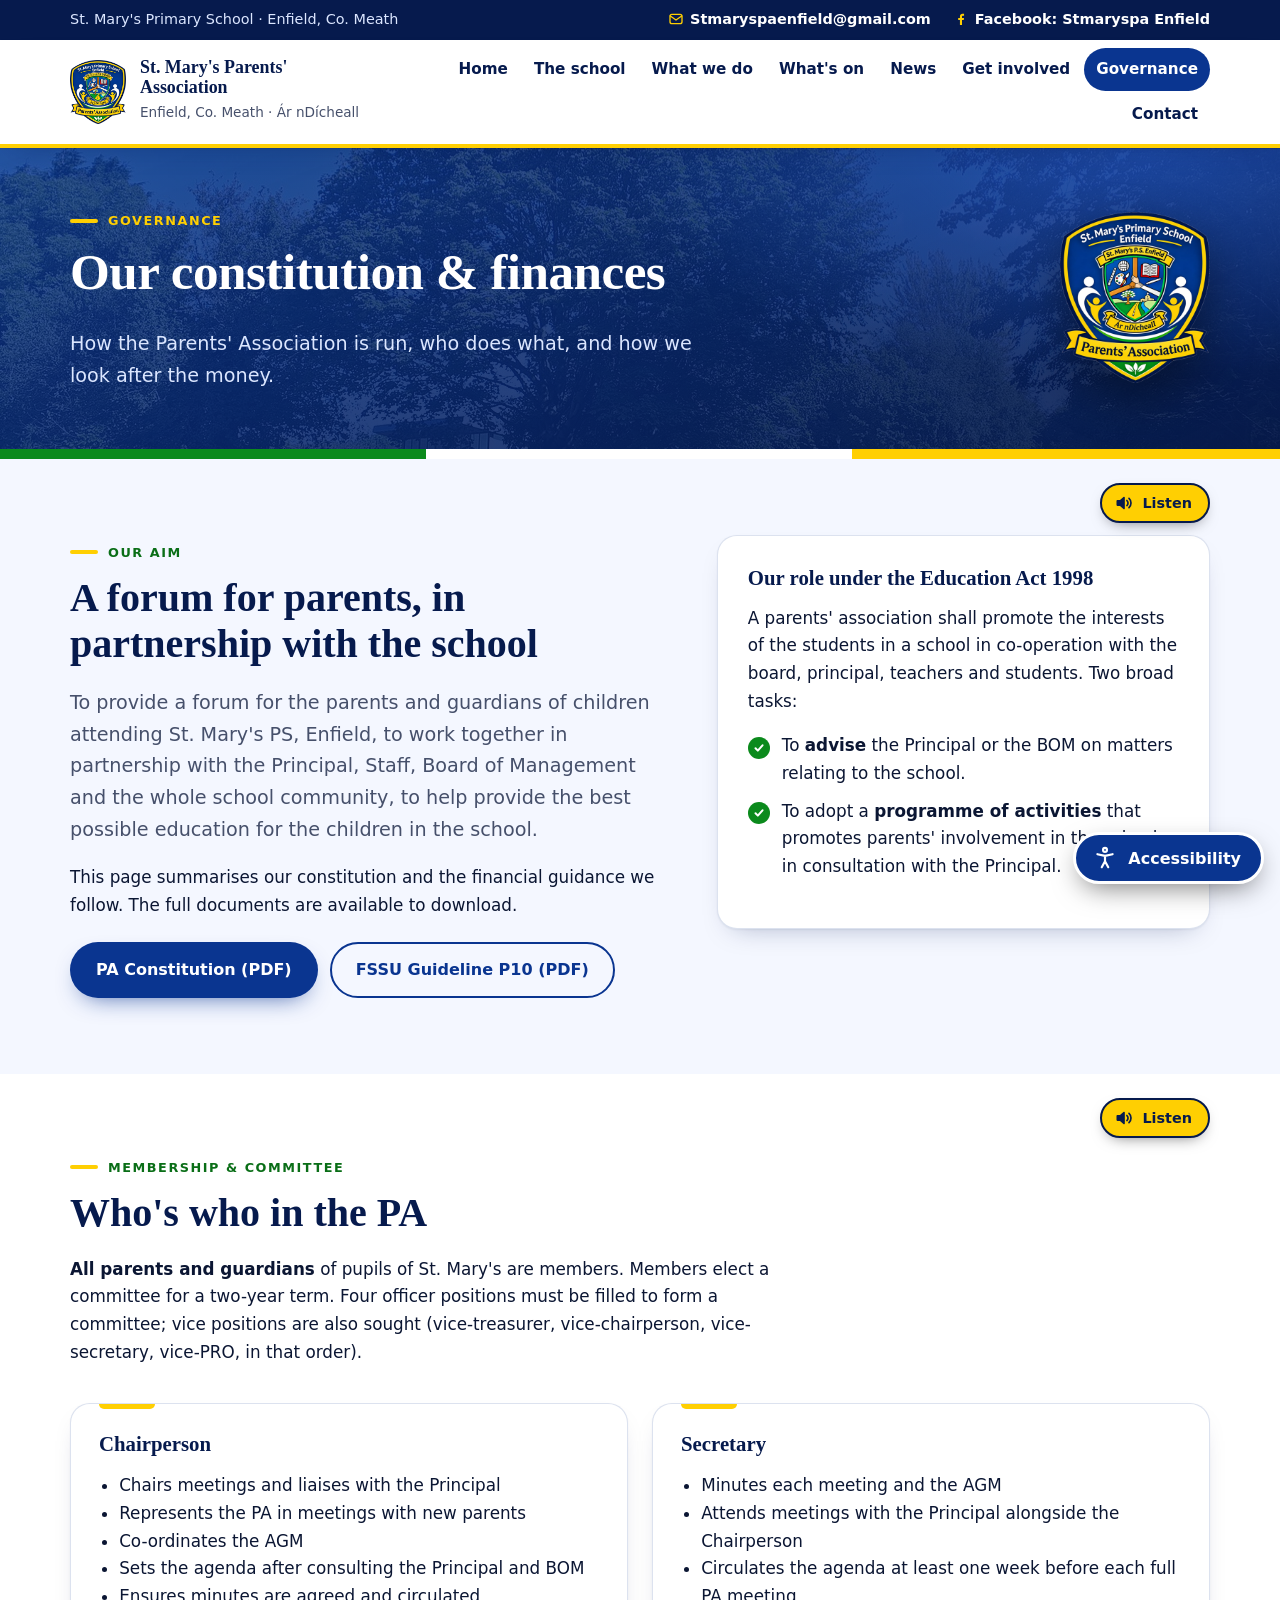
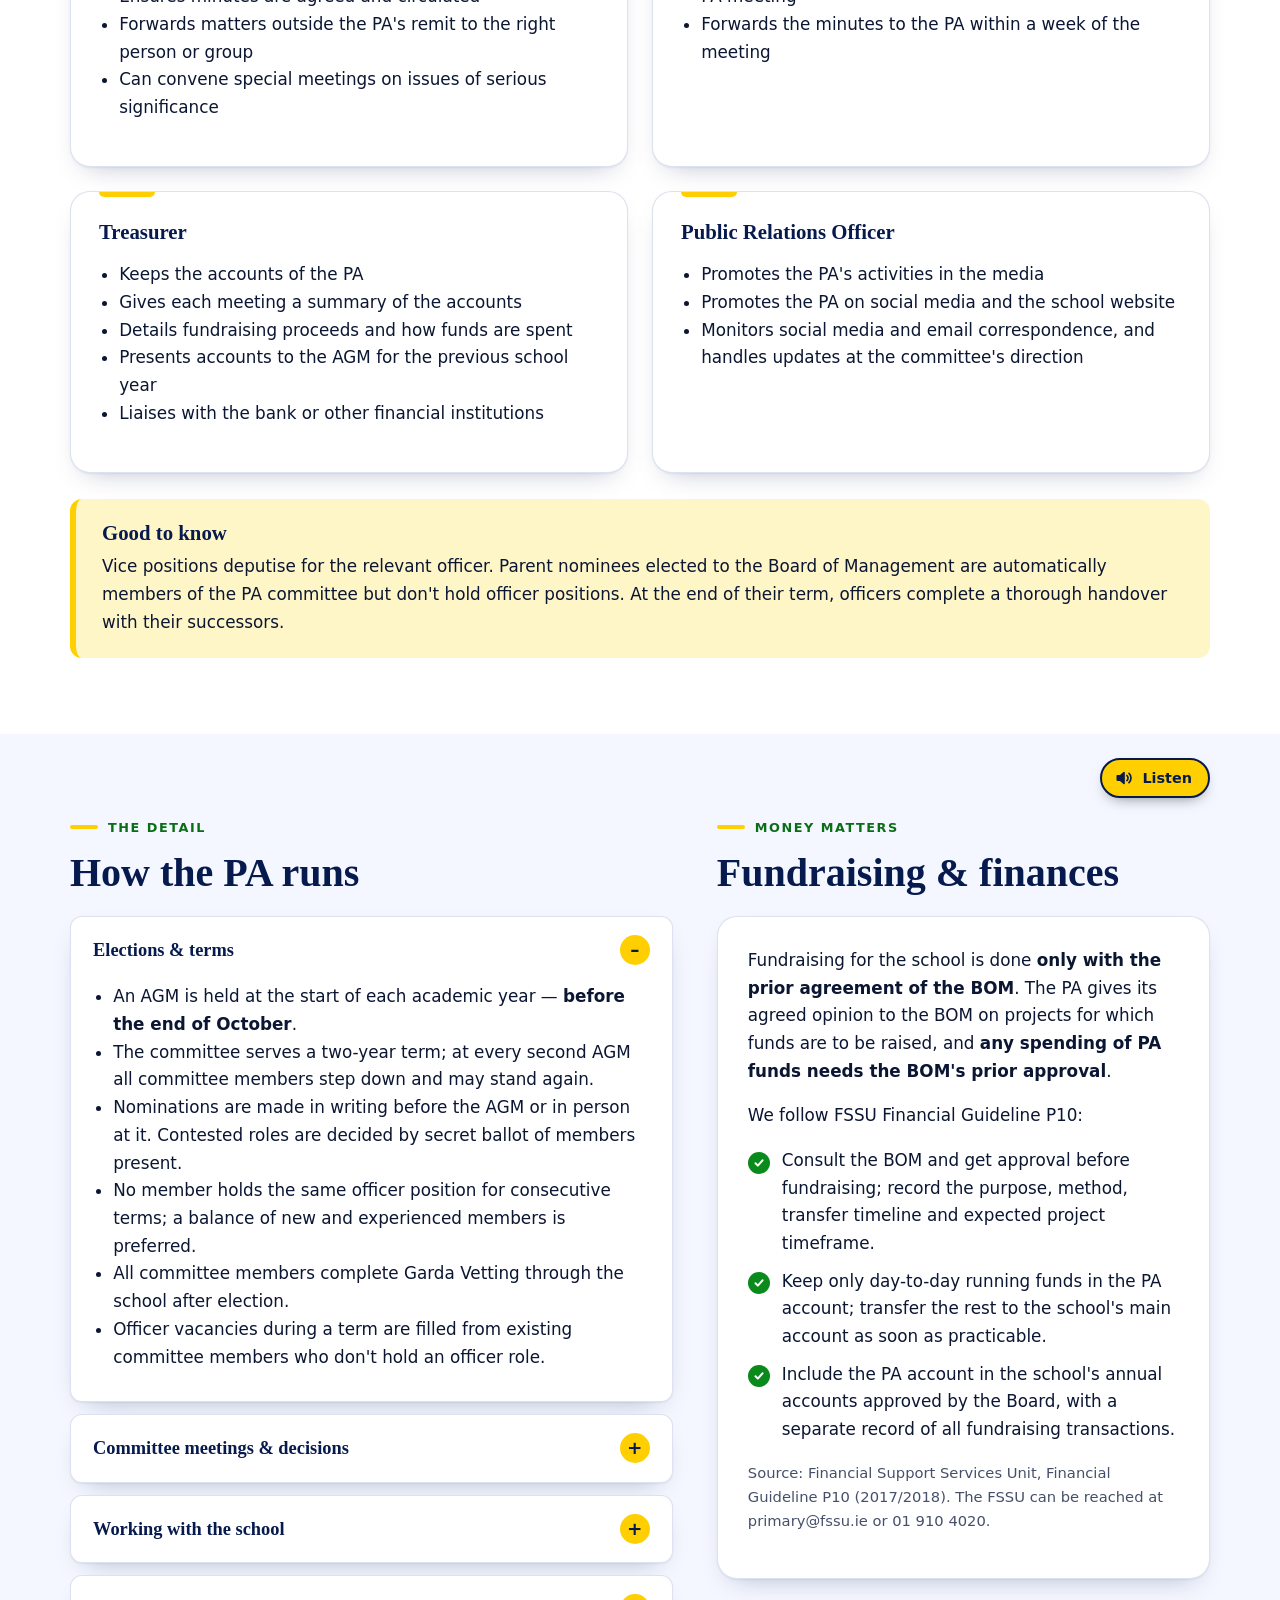
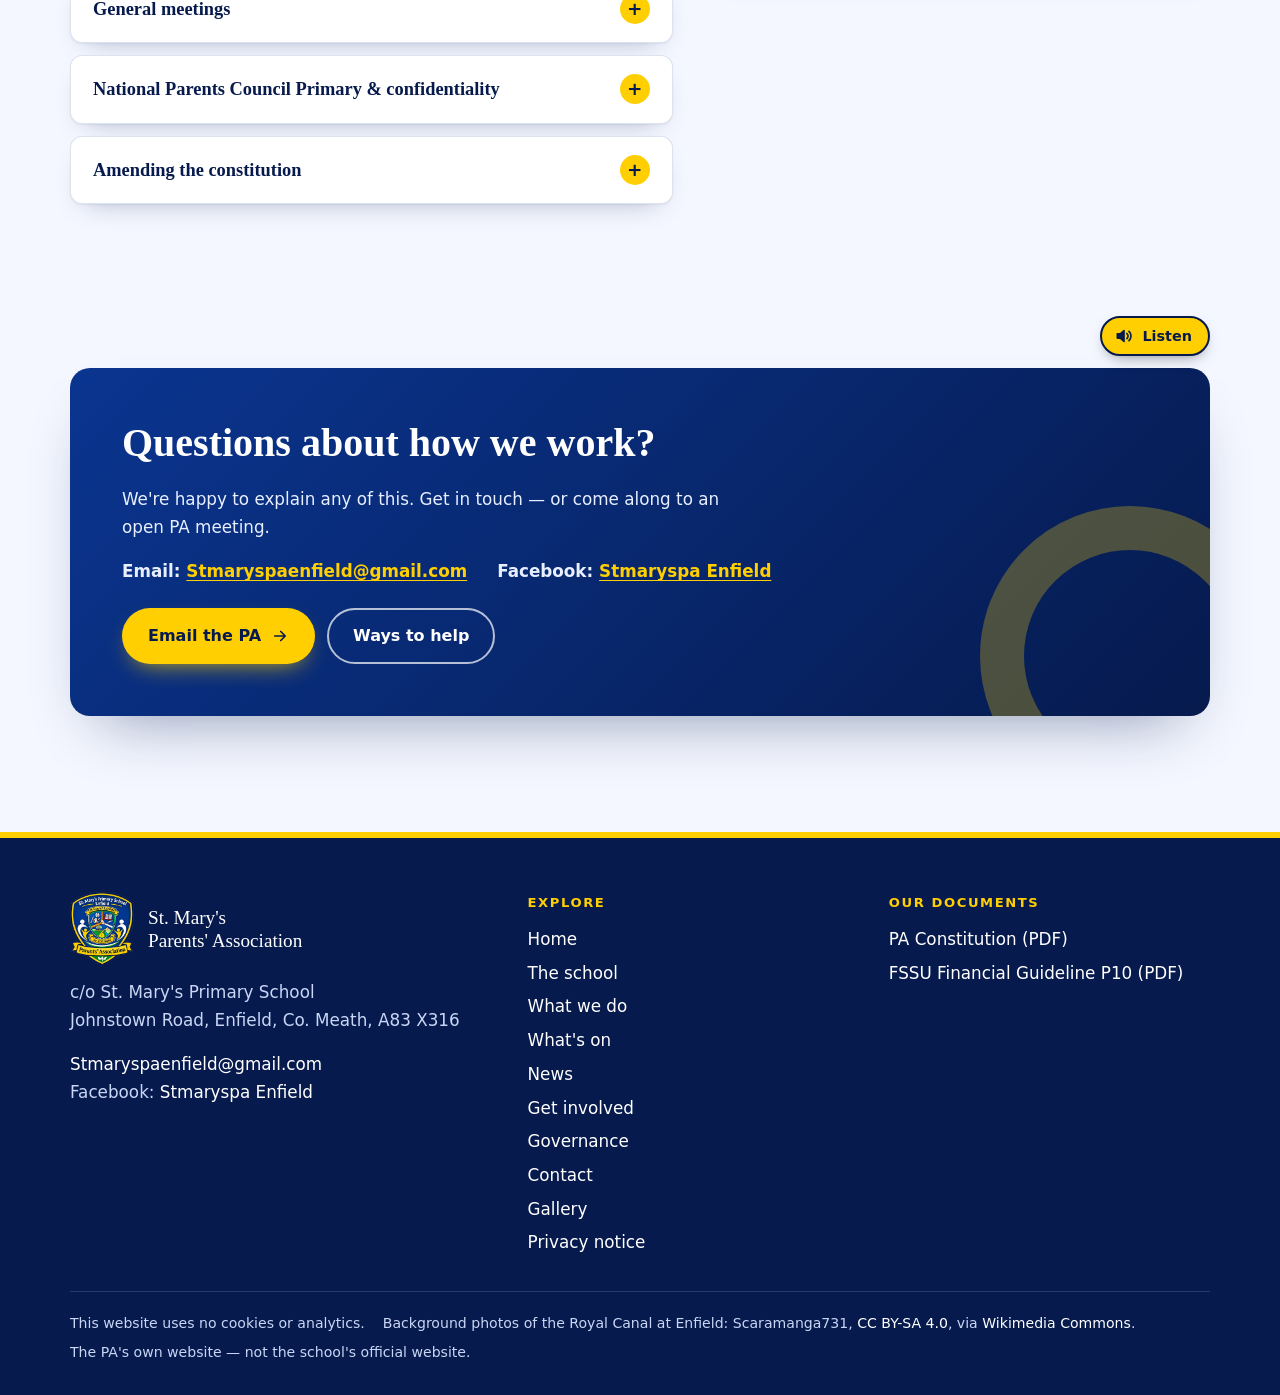
<file: governance.html>
<!doctype html>
<html lang="en">
<head>
<meta charset="utf-8">
<meta name="viewport" content="width=device-width, initial-scale=1">
<title>Constitution &amp; governance — St. Mary&#x27;s Parents&#x27; Association</title>
<meta name="description" content="The St. Mary&#x27;s Primary School, Enfield Parents&#x27; Association constitution, committee roles and financial governance, in plain English.">
<meta name="theme-color" content="#0a3590">
<link rel="icon" type="image/png" href="images/favicon.png">
<script>try{var a=JSON.parse(localStorage.getItem("pa-a11y")||"{}"),r=document.documentElement;if(a.theme&&a.theme!=="auto")r.setAttribute("data-theme",a.theme);["font","spacing","links","motion","bg","focus"].forEach(function(k){if(a[k])r.setAttribute("data-"+k,a[k])});if(a.scale&&a.scale!==1)r.style.setProperty("--a11y-scale",a.scale)}catch(e){}</script>
<link rel="stylesheet" href="style.css">
</head>
<body>
<a class="skip-link" href="#main">Skip to main content</a>

<div class="topbar">
  <div class="wrap">
    <span>St. Mary's Primary School &middot; Enfield, Co. Meath</span>
    <span class="links">
      <a href="mailto:Stmaryspaenfield@gmail.com"><svg viewBox="0 0 24 24" fill="none" stroke="currentColor" stroke-width="2" stroke-linecap="round" stroke-linejoin="round"><rect x="3" y="5" width="18" height="14" rx="3"/><path d="M3.5 7.5l8.5 6 8.5-6"/></svg>Stmaryspaenfield@gmail.com</a>
      <a href="https://www.facebook.com/search/top?q=Stmaryspa%20Enfield" rel="noopener"><svg viewBox="0 0 24 24" fill="currentColor"><path d="M13.5 21v-7.6h2.6l.4-3H13.5V8.5c0-.9.3-1.5 1.5-1.5h1.6V4.3c-.3 0-1.2-.1-2.3-.1-2.3 0-3.9 1.4-3.9 4v2.2H7.8v3h2.6V21z"/></svg>Facebook: Stmaryspa Enfield</a>
    </span>
  </div>
</div>

<header class="site-header">
  <div class="wrap header-inner">
    <a class="brand" href="index.html">
      <img src="images/logo.png" alt="" width="56" height="64">
      <span class="brand-text">
        <strong>St. Mary's Parents' Association</strong>
        <span>Enfield, Co. Meath &middot; Ár nDícheall</span>
      </span>
    </a>
    <nav class="nav" id="site-nav" aria-label="Main">
      <ul>
        <li><a href="index.html">Home</a></li>
        <li><a href="about.html">The school</a></li>
        <li><a href="what-we-do.html">What we do</a></li>
        <li><a href="events.html">What's on</a></li>
        <li><a href="news.html">News</a></li>
        <li><a href="get-involved.html">Get involved</a></li>
        <li><a href="governance.html" aria-current="page">Governance</a></li>
        <li><a href="contact.html">Contact</a></li>
      </ul>
    </nav>
    <button class="menu-btn" type="button" data-menu-toggle aria-expanded="false" aria-controls="site-nav" aria-label="Open menu"><svg viewBox="0 0 24 24" fill="none" stroke="currentColor" stroke-width="2" stroke-linecap="round"><path d="M4 7h16M4 12h16M4 17h16"/></svg></button>
  </div>
</header>

<main id="main">
  <section class="page-hero">
    <div class="wrap page-hero-inner">
      <div class="reveal">
        <p class="eyebrow">Governance</p>
        <h1>Our constitution &amp; finances</h1>
        <p class="lede">How the Parents' Association is run, who does what, and how we look after the money.</p>
      </div>
      <img src="images/logo.png" alt="" width="150" height="171">
    </div>
  </section>

  <section class="section">
    <div class="wrap split">
      <div class="reveal">
        <p class="eyebrow">Our aim</p>
        <h2>A forum for parents, in partnership with the school</h2>
        <p class="lede">To provide a forum for the parents and guardians of children attending St. Mary's PS, Enfield, to work together in partnership with the Principal, Staff, Board of Management and the whole school community, to help provide the best possible education for the children in the school.</p>
        <p>This page summarises our constitution and the financial guidance we follow. The full documents are available to download.</p>
        <div class="btn-row"><a class="btn btn-primary" href="documents/PA-Constitution-2024.pdf">PA Constitution (PDF)</a><a class="btn btn-ghost" style="color:var(--link);border-color:var(--link)" href="documents/FSSU-Financial-Guideline-P10-Parents-Association.pdf">FSSU Guideline P10 (PDF)</a></div>
      </div>
      <div class="panel reveal">
        <h3>Our role under the Education Act 1998</h3>
        <p>A parents' association shall promote the interests of the students in a school in co-operation with the board, principal, teachers and students. Two broad tasks:</p>
        <ul class="ticks">
          <li>To <strong>advise</strong> the Principal or the BOM on matters relating to the school.</li>
          <li>To adopt a <strong>programme of activities</strong> that promotes parents' involvement in the school, in consultation with the Principal.</li>
        </ul>
      </div>
    </div>
  </section>

  <section class="section section--white" id="roles">
    <div class="wrap">
      <div class="section-head reveal">
        <p class="eyebrow">Membership &amp; committee</p>
        <h2>Who's who in the PA</h2>
        <p><strong>All parents and guardians</strong> of pupils of St. Mary's are members. Members elect a committee for a two-year term. Four officer positions must be filled to form a committee; vice positions are also sought (vice-treasurer, vice-chairperson, vice-secretary, vice-PRO, in that order).</p>
      </div>
      <div class="grid grid-2">
        <article class="card reveal"><h3>Chairperson</h3><ul><li>Chairs meetings and liaises with the Principal</li><li>Represents the PA in meetings with new parents</li><li>Co-ordinates the AGM</li><li>Sets the agenda after consulting the Principal and BOM</li><li>Ensures minutes are agreed and circulated</li><li>Forwards matters outside the PA's remit to the right person or group</li><li>Can convene special meetings on issues of serious significance</li></ul></article>
        <article class="card reveal"><h3>Secretary</h3><ul><li>Minutes each meeting and the AGM</li><li>Attends meetings with the Principal alongside the Chairperson</li><li>Circulates the agenda at least one week before each full PA meeting</li><li>Forwards the minutes to the PA within a week of the meeting</li></ul></article>
        <article class="card reveal"><h3>Treasurer</h3><ul><li>Keeps the accounts of the PA</li><li>Gives each meeting a summary of the accounts</li><li>Details fundraising proceeds and how funds are spent</li><li>Presents accounts to the AGM for the previous school year</li><li>Liaises with the bank or other financial institutions</li></ul></article>
        <article class="card reveal"><h3>Public Relations Officer</h3><ul><li>Promotes the PA's activities in the media</li><li>Promotes the PA on social media and the school website</li><li>Monitors social media and email correspondence, and handles updates at the committee's direction</li></ul></article>
      </div>
      <div class="callout reveal" style="margin-top:26px">
        <h3>Good to know</h3>
        <p>Vice positions deputise for the relevant officer. Parent nominees elected to the Board of Management are automatically members of the PA committee but don't hold officer positions. At the end of their term, officers complete a thorough handover with their successors.</p>
      </div>
    </div>
  </section>

  <section class="section">
    <div class="wrap split">
      <div class="reveal">
        <p class="eyebrow">The detail</p>
        <h2>How the PA runs</h2>
        <details open><summary>Elections &amp; terms</summary><div><ul>
          <li>An AGM is held at the start of each academic year &mdash; <strong>before the end of October</strong>.</li>
          <li>The committee serves a two-year term; at every second AGM all committee members step down and may stand again.</li>
          <li>Nominations are made in writing before the AGM or in person at it. Contested roles are decided by secret ballot of members present.</li>
          <li>No member holds the same officer position for consecutive terms; a balance of new and experienced members is preferred.</li>
          <li>All committee members complete Garda Vetting through the school after election.</li>
          <li>Officer vacancies during a term are filled from existing committee members who don't hold an officer role.</li>
        </ul></div></details>
        <details><summary>Committee meetings &amp; decisions</summary><div><ul>
          <li>The committee meets regularly; <strong>at least three meetings a year are open</strong> to all members.</li>
          <li>At least three committee members are needed to take a decision; a simple majority carries it, with the Chairperson holding a casting vote.</li>
          <li>The committee may co-opt helpers and set up sub-committees, which are accountable to the main committee.</li>
          <li>A member absent from three consecutive meetings without notice is deemed to have resigned. Resignations go to the Chairperson in writing.</li>
        </ul></div></details>
        <details><summary>Working with the school</summary><div><ul>
          <li>The PA meets the BOM at the start of each year to review its programme of activities.</li>
          <li>The Chairperson and Secretary meet the Principal once a term (or any two officers if they can't attend).</li>
          <li>The PA reports at the AGM and publishes agendas and minutes to all parents.</li>
          <li>It is not the PA's role to pursue complaints for individuals or groups; concerns are referred to the school's complaints procedure.</li>
        </ul></div></details>
        <details><summary>General meetings</summary><div><ul>
          <li><strong>AGM:</strong> at least two weeks' written notice of the agenda to all parents; includes the Treasurer's statement of accounts for the previous school year, a progress report and a chance to canvass parents' views on new initiatives.</li>
          <li><strong>EGM:</strong> called by a committee majority, or on a written request signed by at least 40 parents. The Secretary must summon it within one month. Held in term time with 14 days' notice.</li>
        </ul></div></details>
        <details><summary>National Parents Council Primary &amp; confidentiality</summary><div><ul>
          <li>The PA affiliates to the National Parents Council Primary every year, with a committee member as authorised representative.</li>
          <li>The PA represents parents' views, and confidentiality is essential &mdash; a breach of trust would compromise the association.</li>
        </ul></div></details>
        <details><summary>Amending the constitution</summary><div><ul>
          <li>The constitution is reviewed every two years when a new committee is elected.</li>
          <li>Amendments need a simple majority of those at an AGM or an EGM called for the purpose, with written notice to the Secretary at least two weeks beforehand.</li>
          <li>The constitution was originally passed at an EGM of St. Mary's PA on 3 June 2015.</li>
        </ul></div></details>
      </div>
      <div class="reveal" id="money">
        <p class="eyebrow">Money matters</p>
        <h2>Fundraising &amp; finances</h2>
        <div class="panel">
          <p>Fundraising for the school is done <strong>only with the prior agreement of the BOM</strong>. The PA gives its agreed opinion to the BOM on projects for which funds are to be raised, and <strong>any spending of PA funds needs the BOM's prior approval</strong>.</p>
          <p>We follow FSSU Financial Guideline P10:</p>
          <ul class="ticks">
            <li>Consult the BOM and get approval before fundraising; record the purpose, method, transfer timeline and expected project timeframe.</li>
            <li>Keep only day-to-day running funds in the PA account; transfer the rest to the school's main account as soon as practicable.</li>
            <li>Include the PA account in the school's annual accounts approved by the Board, with a separate record of all fundraising transactions.</li>
          </ul>
          <p class="small muted">Source: Financial Support Services Unit, Financial Guideline P10 (2017/2018). The FSSU can be reached at primary@fssu.ie or 01 910 4020.</p>
        </div>
      </div>
    </div>
  </section>
  <section class="section">
    <div class="wrap">
      <div class="cta-band reveal">
        <h2>Questions about how we work?</h2>
        <p>We're happy to explain any of this. Get in touch &mdash; or come along to an open PA meeting.</p>
        <div class="contact-lines"><span>Email: <a href="mailto:Stmaryspaenfield@gmail.com">Stmaryspaenfield@gmail.com</a></span><span>Facebook: <a href="https://www.facebook.com/search/top?q=Stmaryspa%20Enfield" rel="noopener">Stmaryspa Enfield</a></span></div>
        <div class="btn-row">
          <a class="btn btn-gold" href="mailto:Stmaryspaenfield@gmail.com">Email the PA <svg viewBox="0 0 24 24" fill="none" stroke="currentColor" stroke-width="2.2" stroke-linecap="round" stroke-linejoin="round"><path d="M5 12h14M13 6l6 6-6 6"/></svg></a>
          <a class="btn btn-ghost" href="get-involved.html">Ways to help</a>
        </div>
      </div>
    </div>
  </section>

</main>

<footer class="site-footer">
  <div class="wrap footer-grid">
    <div>
      <div class="footer-brand"><img src="images/logo.png" alt="" width="64" height="73"><p>St. Mary's<br>Parents' Association</p></div>
      <p>c/o St. Mary's Primary School<br>Johnstown Road, Enfield, Co. Meath, A83 X316</p>
      <p><a href="mailto:Stmaryspaenfield@gmail.com">Stmaryspaenfield@gmail.com</a><br>Facebook: <a href="https://www.facebook.com/search/top?q=Stmaryspa%20Enfield" rel="noopener">Stmaryspa Enfield</a></p>
    </div>
    <nav aria-label="Footer">
      <h4>Explore</h4>
      <ul>
        <li><a href="index.html">Home</a></li>
        <li><a href="about.html">The school</a></li>
        <li><a href="what-we-do.html">What we do</a></li>
        <li><a href="events.html">What's on</a></li>
        <li><a href="news.html">News</a></li>
        <li><a href="get-involved.html">Get involved</a></li>
        <li><a href="governance.html">Governance</a></li>
        <li><a href="contact.html">Contact</a></li>
        <li><a href="gallery.html">Gallery</a></li>
        <li><a href="privacy.html">Privacy notice</a></li>
      </ul>
    </nav>
    <div>
      <h4>Our documents</h4>
      <ul>
        <li><a href="documents/PA-Constitution-2024.pdf">PA Constitution (PDF)</a></li>
        <li><a href="documents/FSSU-Financial-Guideline-P10-Parents-Association.pdf">FSSU Financial Guideline P10 (PDF)</a></li>
      </ul>
    </div>
  </div>
  <div class="wrap footer-note">
    <p>This website uses no cookies or analytics.</p>
    <p>Background photos of the Royal Canal at Enfield: Scaramanga731, <a href="https://creativecommons.org/licenses/by-sa/4.0/" rel="noopener">CC BY-SA 4.0</a>, via <a href="https://commons.wikimedia.org/wiki/Category:Enfield,_County_Meath" rel="noopener">Wikimedia Commons</a>.</p>
    <p>The PA's own website &mdash; not the school's official website.</p>
  </div>
</footer>

<script src="script.js" defer></script>
</body>
</html>
</file>
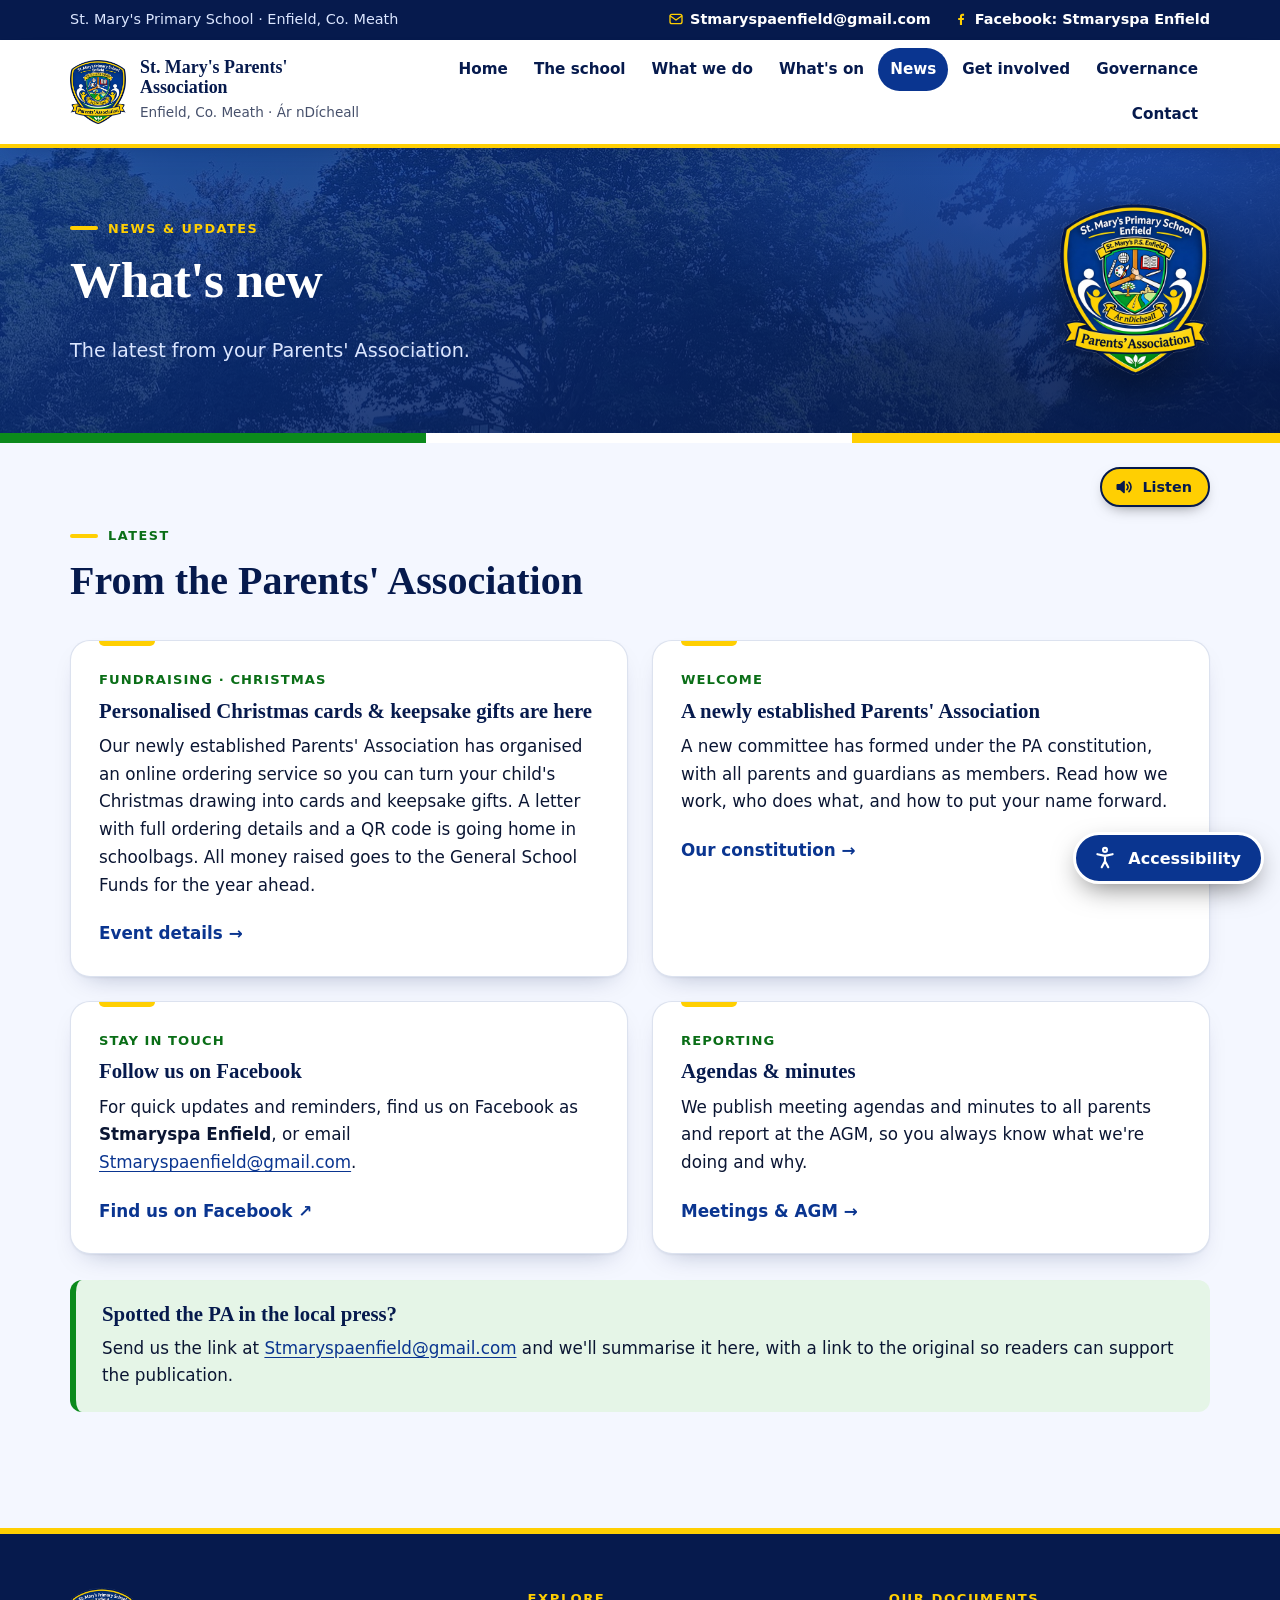
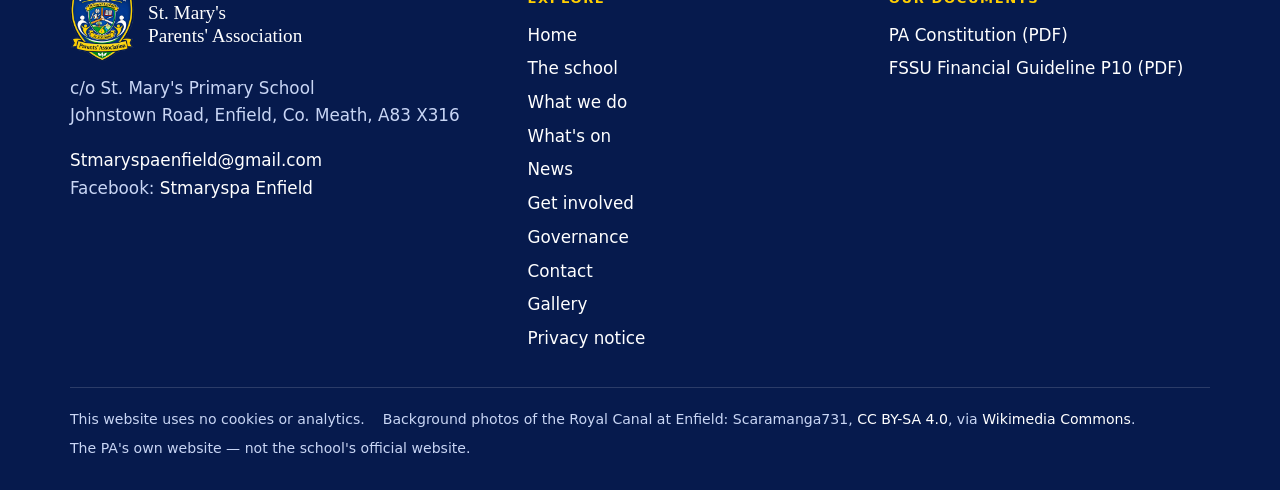
<file: news.html>
<!doctype html>
<html lang="en">
<head>
<meta charset="utf-8">
<meta name="viewport" content="width=device-width, initial-scale=1">
<title>News — St. Mary&#x27;s Parents&#x27; Association</title>
<meta name="description" content="News and updates from the Parents&#x27; Association of St. Mary&#x27;s Primary School, Enfield.">
<meta name="theme-color" content="#0a3590">
<link rel="icon" type="image/png" href="images/favicon.png">
<script>try{var a=JSON.parse(localStorage.getItem("pa-a11y")||"{}"),r=document.documentElement;if(a.theme&&a.theme!=="auto")r.setAttribute("data-theme",a.theme);["font","spacing","links","motion","bg","focus"].forEach(function(k){if(a[k])r.setAttribute("data-"+k,a[k])});if(a.scale&&a.scale!==1)r.style.setProperty("--a11y-scale",a.scale)}catch(e){}</script>
<link rel="stylesheet" href="style.css">
</head>
<body>
<a class="skip-link" href="#main">Skip to main content</a>

<div class="topbar">
  <div class="wrap">
    <span>St. Mary's Primary School &middot; Enfield, Co. Meath</span>
    <span class="links">
      <a href="mailto:Stmaryspaenfield@gmail.com"><svg viewBox="0 0 24 24" fill="none" stroke="currentColor" stroke-width="2" stroke-linecap="round" stroke-linejoin="round"><rect x="3" y="5" width="18" height="14" rx="3"/><path d="M3.5 7.5l8.5 6 8.5-6"/></svg>Stmaryspaenfield@gmail.com</a>
      <a href="https://www.facebook.com/search/top?q=Stmaryspa%20Enfield" rel="noopener"><svg viewBox="0 0 24 24" fill="currentColor"><path d="M13.5 21v-7.6h2.6l.4-3H13.5V8.5c0-.9.3-1.5 1.5-1.5h1.6V4.3c-.3 0-1.2-.1-2.3-.1-2.3 0-3.9 1.4-3.9 4v2.2H7.8v3h2.6V21z"/></svg>Facebook: Stmaryspa Enfield</a>
    </span>
  </div>
</div>

<header class="site-header">
  <div class="wrap header-inner">
    <a class="brand" href="index.html">
      <img src="images/logo.png" alt="" width="56" height="64">
      <span class="brand-text">
        <strong>St. Mary's Parents' Association</strong>
        <span>Enfield, Co. Meath &middot; Ár nDícheall</span>
      </span>
    </a>
    <nav class="nav" id="site-nav" aria-label="Main">
      <ul>
        <li><a href="index.html">Home</a></li>
        <li><a href="about.html">The school</a></li>
        <li><a href="what-we-do.html">What we do</a></li>
        <li><a href="events.html">What's on</a></li>
        <li><a href="news.html" aria-current="page">News</a></li>
        <li><a href="get-involved.html">Get involved</a></li>
        <li><a href="governance.html">Governance</a></li>
        <li><a href="contact.html">Contact</a></li>
      </ul>
    </nav>
    <button class="menu-btn" type="button" data-menu-toggle aria-expanded="false" aria-controls="site-nav" aria-label="Open menu"><svg viewBox="0 0 24 24" fill="none" stroke="currentColor" stroke-width="2" stroke-linecap="round"><path d="M4 7h16M4 12h16M4 17h16"/></svg></button>
  </div>
</header>

<main id="main">
  <section class="page-hero">
    <div class="wrap page-hero-inner">
      <div class="reveal">
        <p class="eyebrow">News &amp; updates</p>
        <h1>What's new</h1>
        <p class="lede">The latest from your Parents' Association.</p>
      </div>
      <img src="images/logo.png" alt="" width="150" height="171">
    </div>
  </section>

  <section class="section">
    <div class="wrap">
      <div class="section-head reveal">
        <p class="eyebrow">Latest</p>
        <h2>From the Parents' Association</h2>
      </div>
      <div class="grid grid-2">
        <article class="card reveal"><span class="news-source">Fundraising &middot; Christmas</span><h3>Personalised Christmas cards &amp; keepsake gifts are here</h3><p>Our newly established Parents' Association has organised an online ordering service so you can turn your child's Christmas drawing into cards and keepsake gifts. A letter with full ordering details and a QR code is going home in schoolbags. All money raised goes to the General School Funds for the year ahead.</p><a class="card-foot" href="events.html">Event details &rarr;</a></article>
        <article class="card reveal"><span class="news-source">Welcome</span><h3>A newly established Parents' Association</h3><p>A new committee has formed under the PA constitution, with all parents and guardians as members. Read how we work, who does what, and how to put your name forward.</p><a class="card-foot" href="governance.html">Our constitution &rarr;</a></article>
        <article class="card reveal"><span class="news-source">Stay in touch</span><h3>Follow us on Facebook</h3><p>For quick updates and reminders, find us on Facebook as <strong>Stmaryspa Enfield</strong>, or email <a href="mailto:Stmaryspaenfield@gmail.com">Stmaryspaenfield@gmail.com</a>.</p><a class="card-foot" href="https://www.facebook.com/search/top?q=Stmaryspa%20Enfield" rel="noopener">Find us on Facebook &#8599;</a></article>
        <article class="card reveal"><span class="news-source">Reporting</span><h3>Agendas &amp; minutes</h3><p>We publish meeting agendas and minutes to all parents and report at the AGM, so you always know what we're doing and why.</p><a class="card-foot" href="events.html">Meetings &amp; AGM &rarr;</a></article>
      </div>
      <div class="callout callout--green reveal" style="margin-top:26px">
        <h3>Spotted the PA in the local press?</h3>
        <p>Send us the link at <a href="mailto:Stmaryspaenfield@gmail.com">Stmaryspaenfield@gmail.com</a> and we'll summarise it here, with a link to the original so readers can support the publication.</p>
      </div>
    </div>
  </section>

</main>

<footer class="site-footer">
  <div class="wrap footer-grid">
    <div>
      <div class="footer-brand"><img src="images/logo.png" alt="" width="64" height="73"><p>St. Mary's<br>Parents' Association</p></div>
      <p>c/o St. Mary's Primary School<br>Johnstown Road, Enfield, Co. Meath, A83 X316</p>
      <p><a href="mailto:Stmaryspaenfield@gmail.com">Stmaryspaenfield@gmail.com</a><br>Facebook: <a href="https://www.facebook.com/search/top?q=Stmaryspa%20Enfield" rel="noopener">Stmaryspa Enfield</a></p>
    </div>
    <nav aria-label="Footer">
      <h4>Explore</h4>
      <ul>
        <li><a href="index.html">Home</a></li>
        <li><a href="about.html">The school</a></li>
        <li><a href="what-we-do.html">What we do</a></li>
        <li><a href="events.html">What's on</a></li>
        <li><a href="news.html">News</a></li>
        <li><a href="get-involved.html">Get involved</a></li>
        <li><a href="governance.html">Governance</a></li>
        <li><a href="contact.html">Contact</a></li>
        <li><a href="gallery.html">Gallery</a></li>
        <li><a href="privacy.html">Privacy notice</a></li>
      </ul>
    </nav>
    <div>
      <h4>Our documents</h4>
      <ul>
        <li><a href="documents/PA-Constitution-2024.pdf">PA Constitution (PDF)</a></li>
        <li><a href="documents/FSSU-Financial-Guideline-P10-Parents-Association.pdf">FSSU Financial Guideline P10 (PDF)</a></li>
      </ul>
    </div>
  </div>
  <div class="wrap footer-note">
    <p>This website uses no cookies or analytics.</p>
    <p>Background photos of the Royal Canal at Enfield: Scaramanga731, <a href="https://creativecommons.org/licenses/by-sa/4.0/" rel="noopener">CC BY-SA 4.0</a>, via <a href="https://commons.wikimedia.org/wiki/Category:Enfield,_County_Meath" rel="noopener">Wikimedia Commons</a>.</p>
    <p>The PA's own website &mdash; not the school's official website.</p>
  </div>
</footer>

<script src="script.js" defer></script>
</body>
</html>
</file>
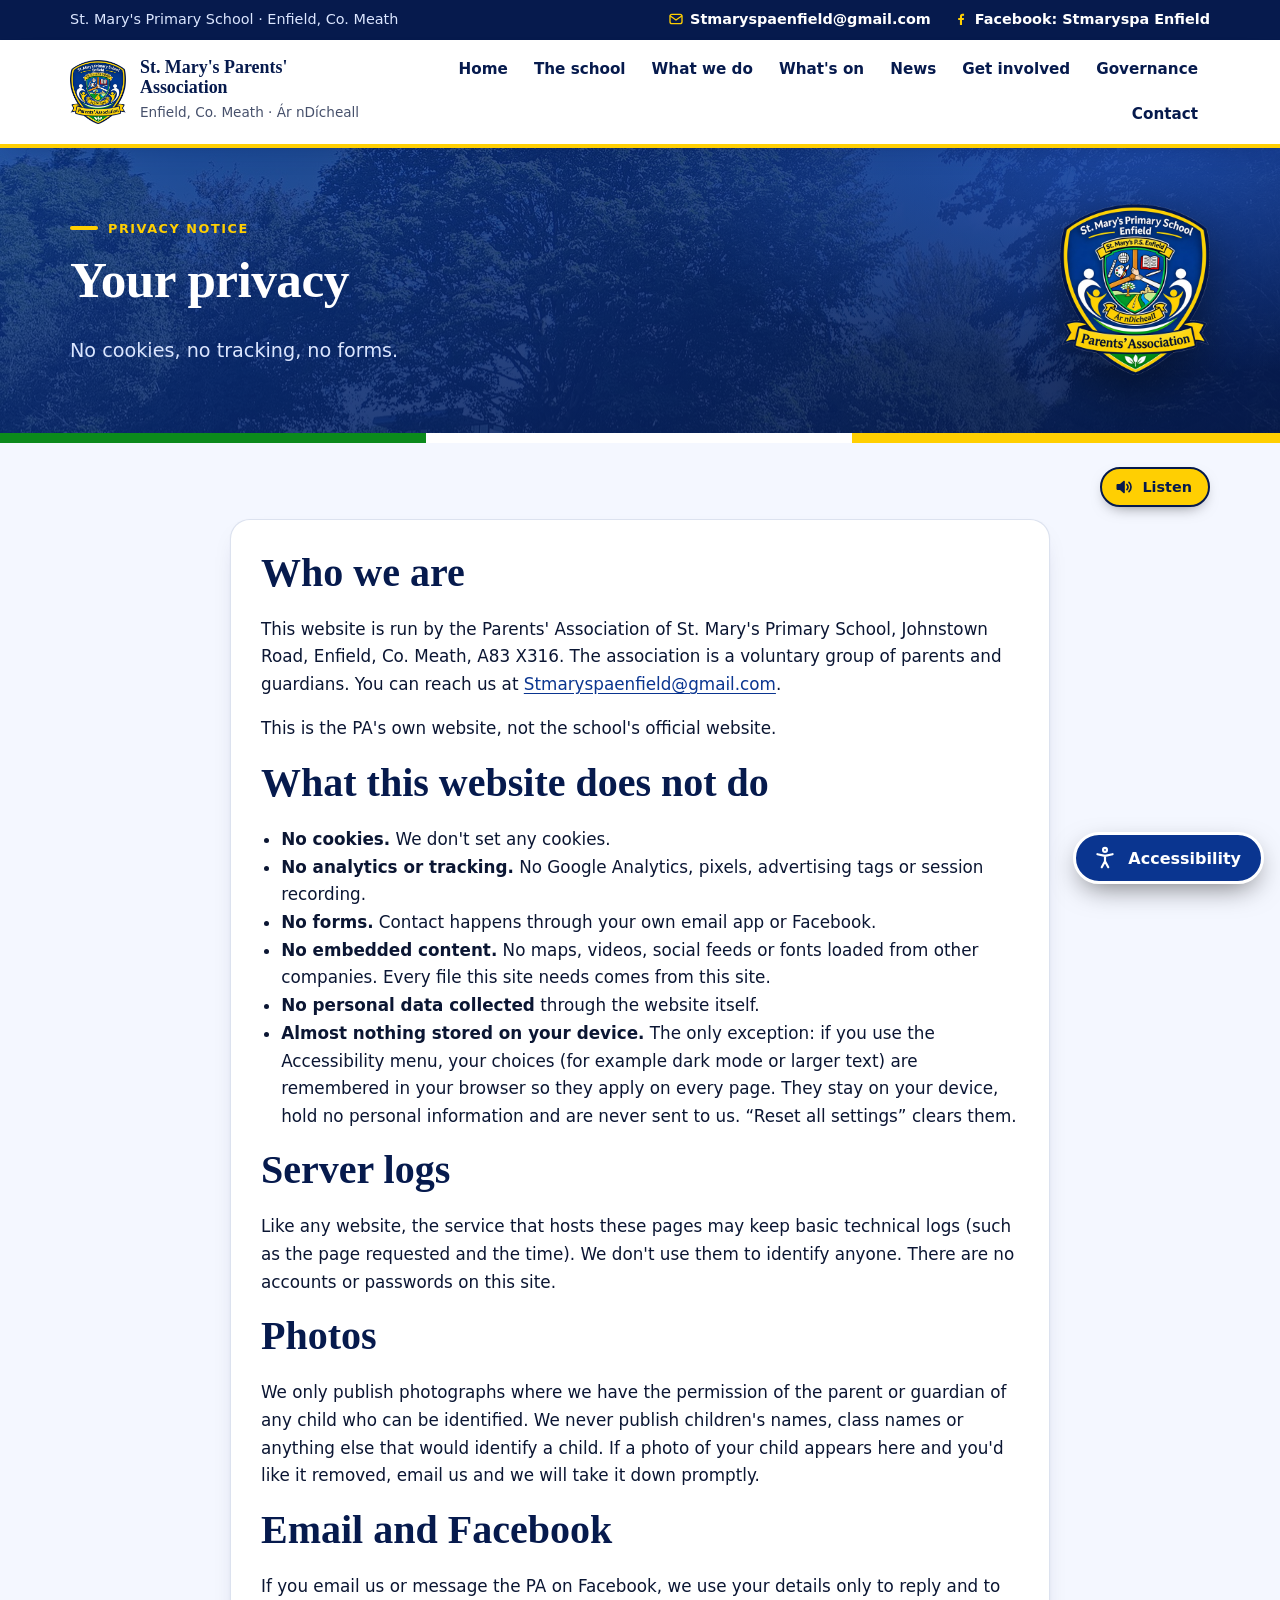
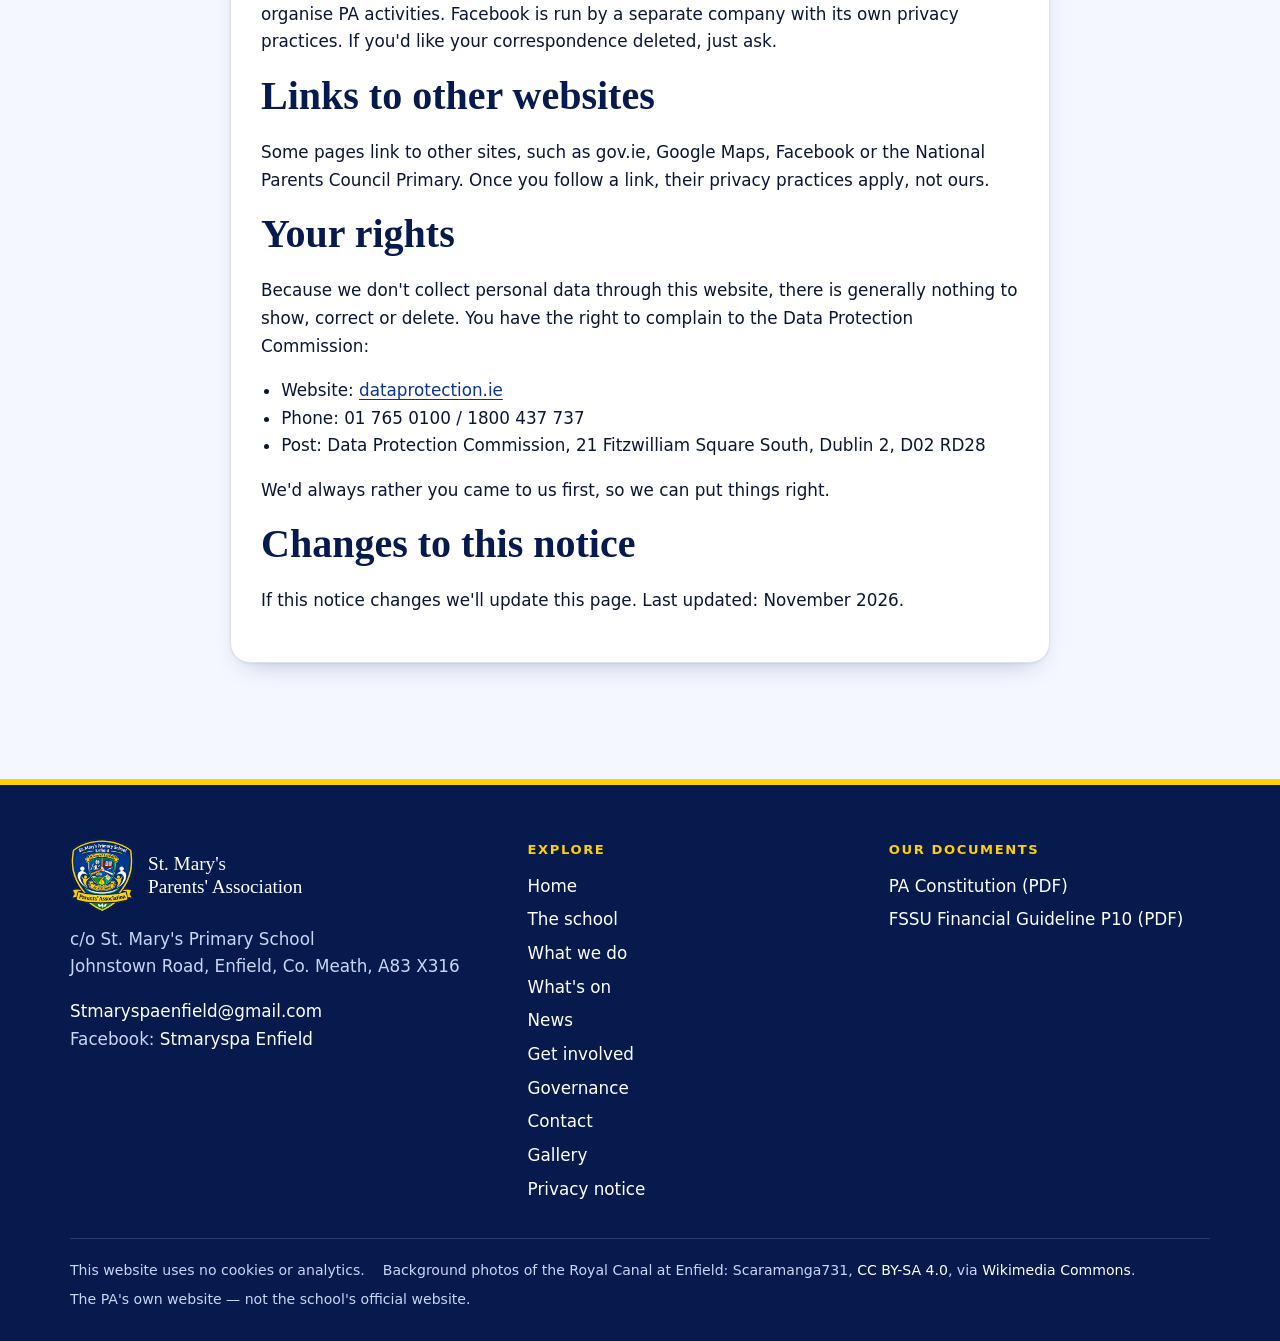
<file: privacy.html>
<!doctype html>
<html lang="en">
<head>
<meta charset="utf-8">
<meta name="viewport" content="width=device-width, initial-scale=1">
<title>Privacy notice — St. Mary&#x27;s Parents&#x27; Association</title>
<meta name="description" content="How the St. Mary&#x27;s Parents&#x27; Association website handles your privacy: no cookies, no analytics, no tracking.">
<meta name="theme-color" content="#0a3590">
<link rel="icon" type="image/png" href="images/favicon.png">
<script>try{var a=JSON.parse(localStorage.getItem("pa-a11y")||"{}"),r=document.documentElement;if(a.theme&&a.theme!=="auto")r.setAttribute("data-theme",a.theme);["font","spacing","links","motion","bg","focus"].forEach(function(k){if(a[k])r.setAttribute("data-"+k,a[k])});if(a.scale&&a.scale!==1)r.style.setProperty("--a11y-scale",a.scale)}catch(e){}</script>
<link rel="stylesheet" href="style.css">
</head>
<body>
<a class="skip-link" href="#main">Skip to main content</a>

<div class="topbar">
  <div class="wrap">
    <span>St. Mary's Primary School &middot; Enfield, Co. Meath</span>
    <span class="links">
      <a href="mailto:Stmaryspaenfield@gmail.com"><svg viewBox="0 0 24 24" fill="none" stroke="currentColor" stroke-width="2" stroke-linecap="round" stroke-linejoin="round"><rect x="3" y="5" width="18" height="14" rx="3"/><path d="M3.5 7.5l8.5 6 8.5-6"/></svg>Stmaryspaenfield@gmail.com</a>
      <a href="https://www.facebook.com/search/top?q=Stmaryspa%20Enfield" rel="noopener"><svg viewBox="0 0 24 24" fill="currentColor"><path d="M13.5 21v-7.6h2.6l.4-3H13.5V8.5c0-.9.3-1.5 1.5-1.5h1.6V4.3c-.3 0-1.2-.1-2.3-.1-2.3 0-3.9 1.4-3.9 4v2.2H7.8v3h2.6V21z"/></svg>Facebook: Stmaryspa Enfield</a>
    </span>
  </div>
</div>

<header class="site-header">
  <div class="wrap header-inner">
    <a class="brand" href="index.html">
      <img src="images/logo.png" alt="" width="56" height="64">
      <span class="brand-text">
        <strong>St. Mary's Parents' Association</strong>
        <span>Enfield, Co. Meath &middot; Ár nDícheall</span>
      </span>
    </a>
    <nav class="nav" id="site-nav" aria-label="Main">
      <ul>
        <li><a href="index.html">Home</a></li>
        <li><a href="about.html">The school</a></li>
        <li><a href="what-we-do.html">What we do</a></li>
        <li><a href="events.html">What's on</a></li>
        <li><a href="news.html">News</a></li>
        <li><a href="get-involved.html">Get involved</a></li>
        <li><a href="governance.html">Governance</a></li>
        <li><a href="contact.html">Contact</a></li>
      </ul>
    </nav>
    <button class="menu-btn" type="button" data-menu-toggle aria-expanded="false" aria-controls="site-nav" aria-label="Open menu"><svg viewBox="0 0 24 24" fill="none" stroke="currentColor" stroke-width="2" stroke-linecap="round"><path d="M4 7h16M4 12h16M4 17h16"/></svg></button>
  </div>
</header>

<main id="main">
  <section class="page-hero">
    <div class="wrap page-hero-inner">
      <div class="reveal">
        <p class="eyebrow">Privacy notice</p>
        <h1>Your privacy</h1>
        <p class="lede">No cookies, no tracking, no forms.</p>
      </div>
      <img src="images/logo.png" alt="" width="150" height="171">
    </div>
  </section>

  <section class="section">
    <div class="wrap">
      <div class="panel reveal" style="max-width:820px;margin:auto">
        <h2>Who we are</h2>
        <p>This website is run by the Parents' Association of St. Mary's Primary School, Johnstown Road, Enfield, Co. Meath, A83 X316. The association is a voluntary group of parents and guardians. You can reach us at <a href="mailto:Stmaryspaenfield@gmail.com">Stmaryspaenfield@gmail.com</a>.</p>
        <p>This is the PA's own website, not the school's official website.</p>
        <h2>What this website does not do</h2>
        <ul>
          <li><strong>No cookies.</strong> We don't set any cookies.</li>
          <li><strong>No analytics or tracking.</strong> No Google Analytics, pixels, advertising tags or session recording.</li>
          <li><strong>No forms.</strong> Contact happens through your own email app or Facebook.</li>
          <li><strong>No embedded content.</strong> No maps, videos, social feeds or fonts loaded from other companies. Every file this site needs comes from this site.</li>
          <li><strong>No personal data collected</strong> through the website itself.</li>
          <li><strong>Almost nothing stored on your device.</strong> The only exception: if you use the Accessibility menu, your choices (for example dark mode or larger text) are remembered in your browser so they apply on every page. They stay on your device, hold no personal information and are never sent to us. &ldquo;Reset all settings&rdquo; clears them.</li>
        </ul>
        <h2>Server logs</h2>
        <p>Like any website, the service that hosts these pages may keep basic technical logs (such as the page requested and the time). We don't use them to identify anyone. There are no accounts or passwords on this site.</p>
        <h2>Photos</h2>
        <p>We only publish photographs where we have the permission of the parent or guardian of any child who can be identified. We never publish children's names, class names or anything else that would identify a child. If a photo of your child appears here and you'd like it removed, email us and we will take it down promptly.</p>
        <h2>Email and Facebook</h2>
        <p>If you email us or message the PA on Facebook, we use your details only to reply and to organise PA activities. Facebook is run by a separate company with its own privacy practices. If you'd like your correspondence deleted, just ask.</p>
        <h2>Links to other websites</h2>
        <p>Some pages link to other sites, such as gov.ie, Google Maps, Facebook or the National Parents Council Primary. Once you follow a link, their privacy practices apply, not ours.</p>
        <h2>Your rights</h2>
        <p>Because we don't collect personal data through this website, there is generally nothing to show, correct or delete. You have the right to complain to the Data Protection Commission:</p>
        <ul>
          <li>Website: <a href="https://www.dataprotection.ie/" rel="noopener">dataprotection.ie</a></li>
          <li>Phone: 01 765 0100 / 1800 437 737</li>
          <li>Post: Data Protection Commission, 21 Fitzwilliam Square South, Dublin 2, D02 RD28</li>
        </ul>
        <p>We'd always rather you came to us first, so we can put things right.</p>
        <h2>Changes to this notice</h2>
        <p>If this notice changes we'll update this page. Last updated: November 2026.</p>
      </div>
    </div>
  </section>

</main>

<footer class="site-footer">
  <div class="wrap footer-grid">
    <div>
      <div class="footer-brand"><img src="images/logo.png" alt="" width="64" height="73"><p>St. Mary's<br>Parents' Association</p></div>
      <p>c/o St. Mary's Primary School<br>Johnstown Road, Enfield, Co. Meath, A83 X316</p>
      <p><a href="mailto:Stmaryspaenfield@gmail.com">Stmaryspaenfield@gmail.com</a><br>Facebook: <a href="https://www.facebook.com/search/top?q=Stmaryspa%20Enfield" rel="noopener">Stmaryspa Enfield</a></p>
    </div>
    <nav aria-label="Footer">
      <h4>Explore</h4>
      <ul>
        <li><a href="index.html">Home</a></li>
        <li><a href="about.html">The school</a></li>
        <li><a href="what-we-do.html">What we do</a></li>
        <li><a href="events.html">What's on</a></li>
        <li><a href="news.html">News</a></li>
        <li><a href="get-involved.html">Get involved</a></li>
        <li><a href="governance.html">Governance</a></li>
        <li><a href="contact.html">Contact</a></li>
        <li><a href="gallery.html">Gallery</a></li>
        <li><a href="privacy.html">Privacy notice</a></li>
      </ul>
    </nav>
    <div>
      <h4>Our documents</h4>
      <ul>
        <li><a href="documents/PA-Constitution-2024.pdf">PA Constitution (PDF)</a></li>
        <li><a href="documents/FSSU-Financial-Guideline-P10-Parents-Association.pdf">FSSU Financial Guideline P10 (PDF)</a></li>
      </ul>
    </div>
  </div>
  <div class="wrap footer-note">
    <p>This website uses no cookies or analytics.</p>
    <p>Background photos of the Royal Canal at Enfield: Scaramanga731, <a href="https://creativecommons.org/licenses/by-sa/4.0/" rel="noopener">CC BY-SA 4.0</a>, via <a href="https://commons.wikimedia.org/wiki/Category:Enfield,_County_Meath" rel="noopener">Wikimedia Commons</a>.</p>
    <p>The PA's own website &mdash; not the school's official website.</p>
  </div>
</footer>

<script src="script.js" defer></script>
</body>
</html>
</file>
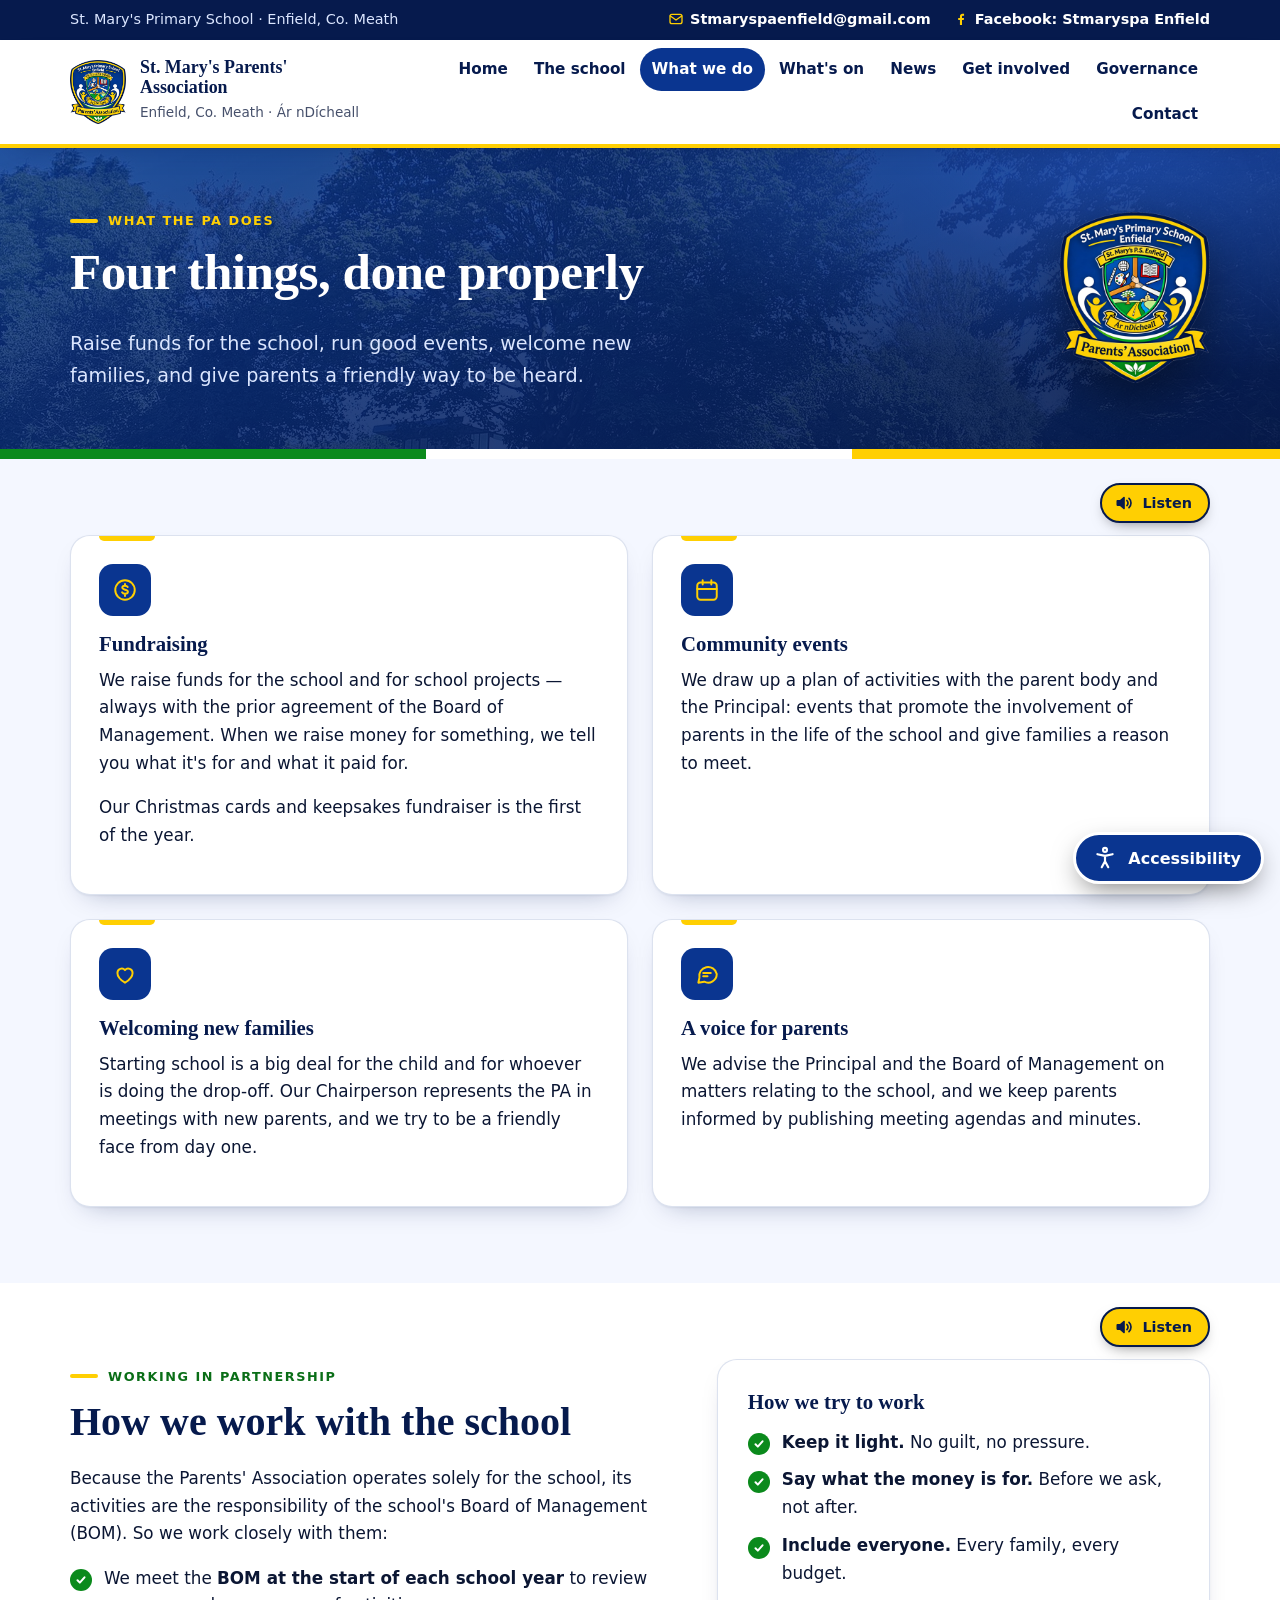
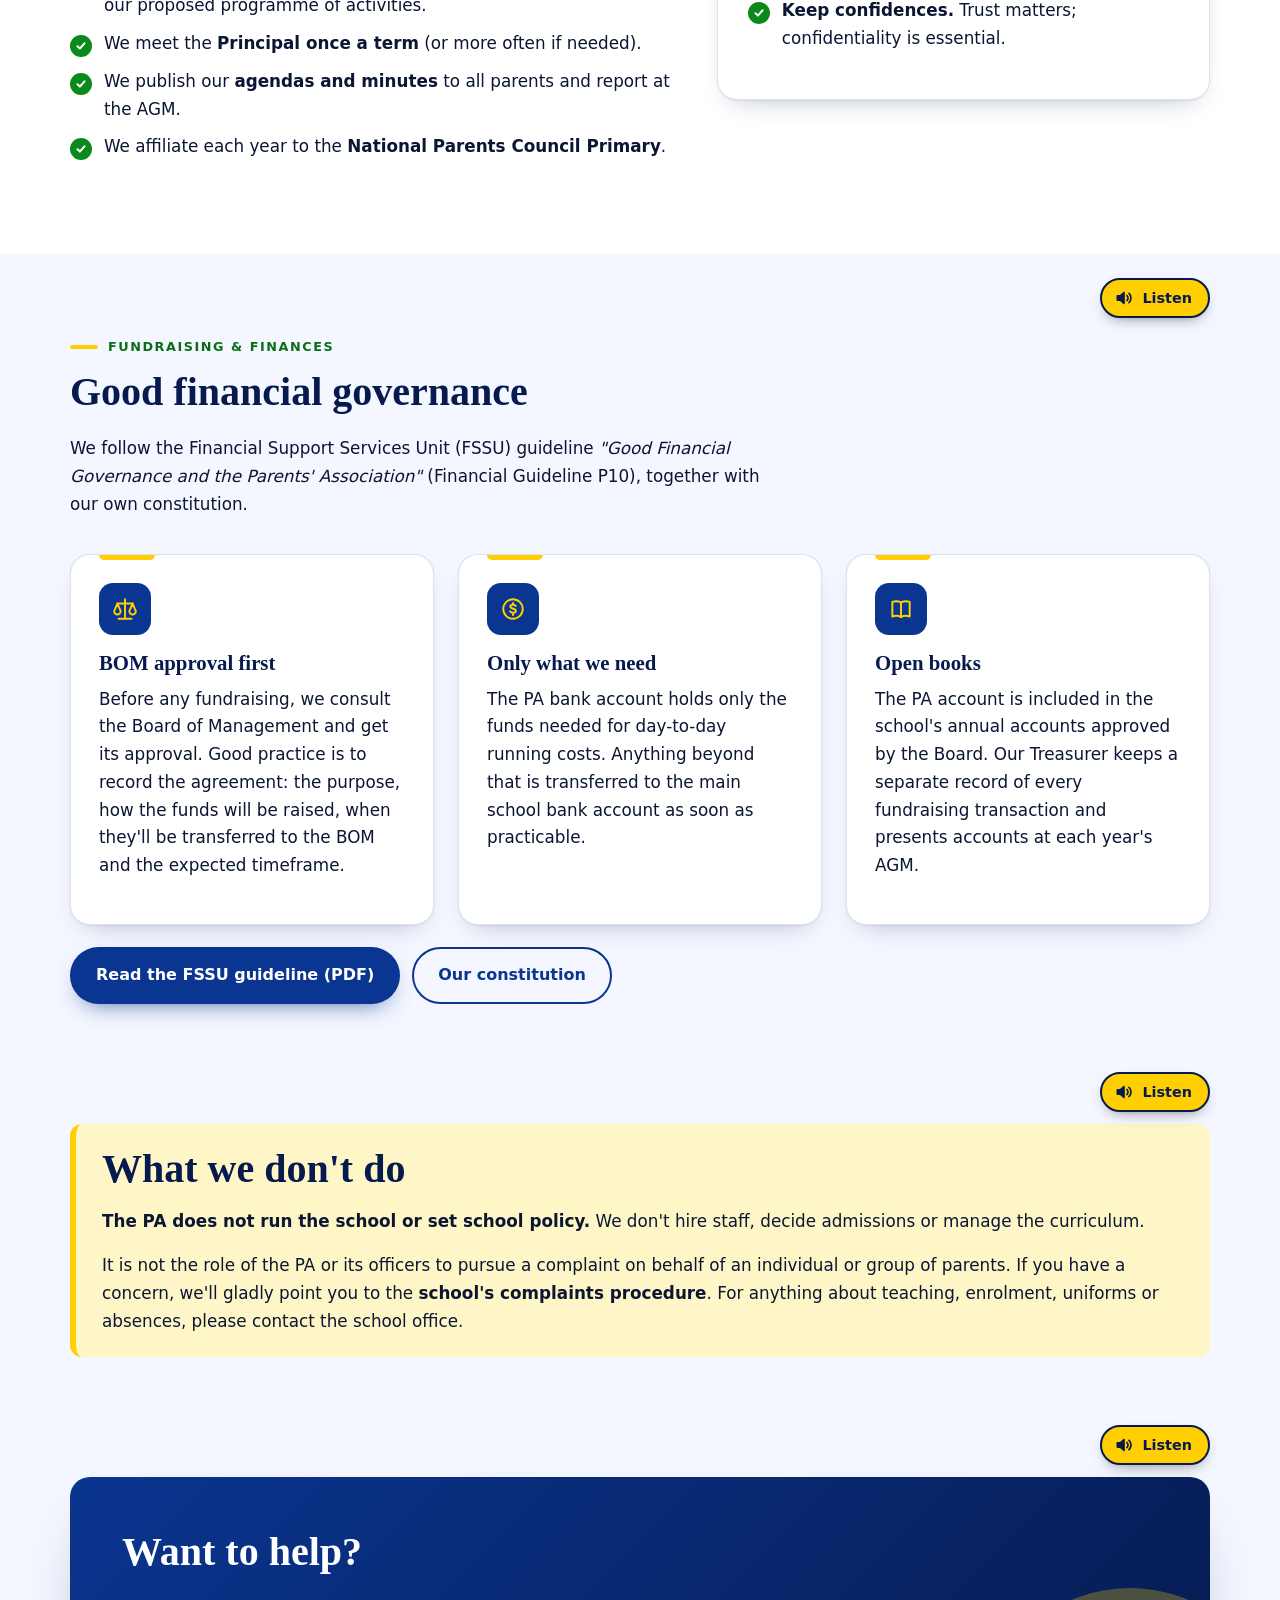
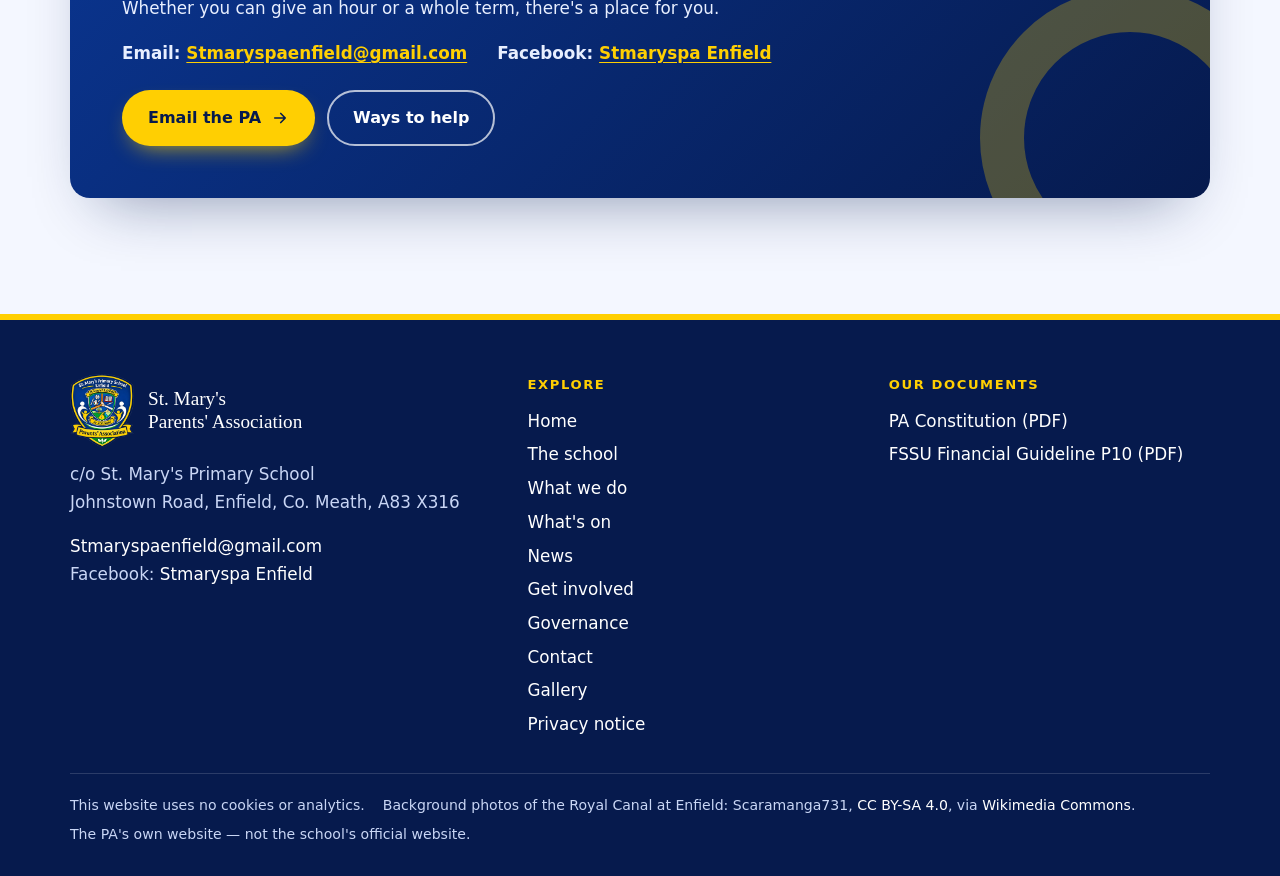
<file: what-we-do.html>
<!doctype html>
<html lang="en">
<head>
<meta charset="utf-8">
<meta name="viewport" content="width=device-width, initial-scale=1">
<title>What we do — St. Mary&#x27;s Parents&#x27; Association</title>
<meta name="description" content="Fundraising, community events, new-family welcome and a voice for parents — how St. Mary&#x27;s PA works with the school and Board of Management.">
<meta name="theme-color" content="#0a3590">
<link rel="icon" type="image/png" href="images/favicon.png">
<script>try{var a=JSON.parse(localStorage.getItem("pa-a11y")||"{}"),r=document.documentElement;if(a.theme&&a.theme!=="auto")r.setAttribute("data-theme",a.theme);["font","spacing","links","motion","bg","focus"].forEach(function(k){if(a[k])r.setAttribute("data-"+k,a[k])});if(a.scale&&a.scale!==1)r.style.setProperty("--a11y-scale",a.scale)}catch(e){}</script>
<link rel="stylesheet" href="style.css">
</head>
<body>
<a class="skip-link" href="#main">Skip to main content</a>

<div class="topbar">
  <div class="wrap">
    <span>St. Mary's Primary School &middot; Enfield, Co. Meath</span>
    <span class="links">
      <a href="mailto:Stmaryspaenfield@gmail.com"><svg viewBox="0 0 24 24" fill="none" stroke="currentColor" stroke-width="2" stroke-linecap="round" stroke-linejoin="round"><rect x="3" y="5" width="18" height="14" rx="3"/><path d="M3.5 7.5l8.5 6 8.5-6"/></svg>Stmaryspaenfield@gmail.com</a>
      <a href="https://www.facebook.com/search/top?q=Stmaryspa%20Enfield" rel="noopener"><svg viewBox="0 0 24 24" fill="currentColor"><path d="M13.5 21v-7.6h2.6l.4-3H13.5V8.5c0-.9.3-1.5 1.5-1.5h1.6V4.3c-.3 0-1.2-.1-2.3-.1-2.3 0-3.9 1.4-3.9 4v2.2H7.8v3h2.6V21z"/></svg>Facebook: Stmaryspa Enfield</a>
    </span>
  </div>
</div>

<header class="site-header">
  <div class="wrap header-inner">
    <a class="brand" href="index.html">
      <img src="images/logo.png" alt="" width="56" height="64">
      <span class="brand-text">
        <strong>St. Mary's Parents' Association</strong>
        <span>Enfield, Co. Meath &middot; Ár nDícheall</span>
      </span>
    </a>
    <nav class="nav" id="site-nav" aria-label="Main">
      <ul>
        <li><a href="index.html">Home</a></li>
        <li><a href="about.html">The school</a></li>
        <li><a href="what-we-do.html" aria-current="page">What we do</a></li>
        <li><a href="events.html">What's on</a></li>
        <li><a href="news.html">News</a></li>
        <li><a href="get-involved.html">Get involved</a></li>
        <li><a href="governance.html">Governance</a></li>
        <li><a href="contact.html">Contact</a></li>
      </ul>
    </nav>
    <button class="menu-btn" type="button" data-menu-toggle aria-expanded="false" aria-controls="site-nav" aria-label="Open menu"><svg viewBox="0 0 24 24" fill="none" stroke="currentColor" stroke-width="2" stroke-linecap="round"><path d="M4 7h16M4 12h16M4 17h16"/></svg></button>
  </div>
</header>

<main id="main">
  <section class="page-hero">
    <div class="wrap page-hero-inner">
      <div class="reveal">
        <p class="eyebrow">What the PA does</p>
        <h1>Four things, done properly</h1>
        <p class="lede">Raise funds for the school, run good events, welcome new families, and give parents a friendly way to be heard.</p>
      </div>
      <img src="images/logo.png" alt="" width="150" height="171">
    </div>
  </section>

  <section class="section">
    <div class="wrap">
      <div class="grid grid-2">
        <article class="card reveal" id="fundraising"><span class="card-icon"><svg viewBox="0 0 24 24" fill="none" stroke="currentColor" stroke-width="1.8" stroke-linecap="round" stroke-linejoin="round"><circle cx="12" cy="12" r="9"/><path d="M14.5 9.2c-.5-.8-1.4-1.2-2.5-1.2-1.4 0-2.5.7-2.5 1.8 0 2.6 5.2 1.2 5.2 3.9 0 1.1-1.2 1.8-2.7 1.8-1.2 0-2.2-.5-2.7-1.4M12 6.5V8m0 8v1.5"/></svg></span><h3>Fundraising</h3><p>We raise funds for the school and for school projects &mdash; always with the prior agreement of the Board of Management. When we raise money for something, we tell you what it's for and what it paid for.</p><p>Our Christmas cards and keepsakes fundraiser is the first of the year.</p></article>
        <article class="card reveal"><span class="card-icon"><svg viewBox="0 0 24 24" fill="none" stroke="currentColor" stroke-width="1.8" stroke-linecap="round" stroke-linejoin="round"><rect x="3" y="5" width="18" height="16" rx="3"/><path d="M8 3v4M16 3v4M3 11h18"/></svg></span><h3>Community events</h3><p>We draw up a plan of activities with the parent body and the Principal: events that promote the involvement of parents in the life of the school and give families a reason to meet.</p></article>
        <article class="card reveal"><span class="card-icon"><svg viewBox="0 0 24 24" fill="none" stroke="currentColor" stroke-width="1.8" stroke-linecap="round" stroke-linejoin="round"><path d="M12 20s-7-4.3-7-9a4 4 0 0 1 7-2.6A4 4 0 0 1 19 11c0 4.7-7 9-7 9z"/></svg></span><h3>Welcoming new families</h3><p>Starting school is a big deal for the child and for whoever is doing the drop-off. Our Chairperson represents the PA in meetings with new parents, and we try to be a friendly face from day one.</p></article>
        <article class="card reveal"><span class="card-icon"><svg viewBox="0 0 24 24" fill="none" stroke="currentColor" stroke-width="1.8" stroke-linecap="round" stroke-linejoin="round"><path d="M21 12a8 8 0 0 1-11.6 7.1L4 20l1-4.6A8 8 0 1 1 21 12z"/><path d="M8.5 11h7M8.5 14h4"/></svg></span><h3>A voice for parents</h3><p>We advise the Principal and the Board of Management on matters relating to the school, and we keep parents informed by publishing meeting agendas and minutes.</p></article>
      </div>
    </div>
  </section>

  <section class="section section--white">
    <div class="wrap split">
      <div class="reveal">
        <p class="eyebrow">Working in partnership</p>
        <h2>How we work with the school</h2>
        <p>Because the Parents' Association operates solely for the school, its activities are the responsibility of the school's Board of Management (BOM). So we work closely with them:</p>
        <ul class="ticks">
          <li>We meet the <strong>BOM at the start of each school year</strong> to review our proposed programme of activities.</li>
          <li>We meet the <strong>Principal once a term</strong> (or more often if needed).</li>
          <li>We publish our <strong>agendas and minutes</strong> to all parents and report at the AGM.</li>
          <li>We affiliate each year to the <strong>National Parents Council Primary</strong>.</li>
        </ul>
      </div>
      <div class="panel reveal">
        <h3>How we try to work</h3>
        <ul class="ticks">
          <li><strong>Keep it light.</strong> No guilt, no pressure.</li>
          <li><strong>Say what the money is for.</strong> Before we ask, not after.</li>
          <li><strong>Include everyone.</strong> Every family, every budget.</li>
          <li><strong>Keep confidences.</strong> Trust matters; confidentiality is essential.</li>
        </ul>
      </div>
    </div>
  </section>

  <section class="section" id="finances">
    <div class="wrap">
      <div class="section-head reveal">
        <p class="eyebrow">Fundraising &amp; finances</p>
        <h2>Good financial governance</h2>
        <p>We follow the Financial Support Services Unit (FSSU) guideline <em>"Good Financial Governance and the Parents' Association"</em> (Financial Guideline P10), together with our own constitution.</p>
      </div>
      <div class="grid grid-3">
        <article class="card reveal"><span class="card-icon"><svg viewBox="0 0 24 24" fill="none" stroke="currentColor" stroke-width="1.8" stroke-linecap="round" stroke-linejoin="round"><path d="M12 3v18M6 21h12M5 7h14"/><path d="M5 7l-3 7a3 3 0 0 0 6 0zM19 7l-3 7a3 3 0 0 0 6 0z"/></svg></span><h3>BOM approval first</h3><p>Before any fundraising, we consult the Board of Management and get its approval. Good practice is to record the agreement: the purpose, how the funds will be raised, when they'll be transferred to the BOM and the expected timeframe.</p></article>
        <article class="card reveal"><span class="card-icon"><svg viewBox="0 0 24 24" fill="none" stroke="currentColor" stroke-width="1.8" stroke-linecap="round" stroke-linejoin="round"><circle cx="12" cy="12" r="9"/><path d="M14.5 9.2c-.5-.8-1.4-1.2-2.5-1.2-1.4 0-2.5.7-2.5 1.8 0 2.6 5.2 1.2 5.2 3.9 0 1.1-1.2 1.8-2.7 1.8-1.2 0-2.2-.5-2.7-1.4M12 6.5V8m0 8v1.5"/></svg></span><h3>Only what we need</h3><p>The PA bank account holds only the funds needed for day-to-day running costs. Anything beyond that is transferred to the main school bank account as soon as practicable.</p></article>
        <article class="card reveal"><span class="card-icon"><svg viewBox="0 0 24 24" fill="none" stroke="currentColor" stroke-width="1.8" stroke-linecap="round" stroke-linejoin="round"><path d="M4 5.5C6.5 4.5 9.5 4.5 12 6c2.5-1.5 5.5-1.5 8-.5V19c-2.5-1-5.5-1-8 .5-2.5-1.5-5.5-1.5-8-.5z"/><path d="M12 6v13.5"/></svg></span><h3>Open books</h3><p>The PA account is included in the school's annual accounts approved by the Board. Our Treasurer keeps a separate record of every fundraising transaction and presents accounts at each year's AGM.</p></article>
      </div>
      <div class="btn-row"><a class="btn btn-primary" href="documents/FSSU-Financial-Guideline-P10-Parents-Association.pdf">Read the FSSU guideline (PDF)</a><a class="btn btn-ghost" style="color:var(--link);border-color:var(--link)" href="governance.html">Our constitution</a></div>
    </div>
  </section>

  <section class="section section--tight">
    <div class="wrap">
      <div class="callout reveal">
        <h2>What we don't do</h2>
        <p><strong>The PA does not run the school or set school policy.</strong> We don't hire staff, decide admissions or manage the curriculum.</p>
        <p>It is not the role of the PA or its officers to pursue a complaint on behalf of an individual or group of parents. If you have a concern, we'll gladly point you to the <strong>school's complaints procedure</strong>. For anything about teaching, enrolment, uniforms or absences, please contact the school office.</p>
      </div>
    </div>
  </section>
  <section class="section">
    <div class="wrap">
      <div class="cta-band reveal">
        <h2>Want to help?</h2>
        <p>Whether you can give an hour or a whole term, there's a place for you.</p>
        <div class="contact-lines"><span>Email: <a href="mailto:Stmaryspaenfield@gmail.com">Stmaryspaenfield@gmail.com</a></span><span>Facebook: <a href="https://www.facebook.com/search/top?q=Stmaryspa%20Enfield" rel="noopener">Stmaryspa Enfield</a></span></div>
        <div class="btn-row">
          <a class="btn btn-gold" href="mailto:Stmaryspaenfield@gmail.com">Email the PA <svg viewBox="0 0 24 24" fill="none" stroke="currentColor" stroke-width="2.2" stroke-linecap="round" stroke-linejoin="round"><path d="M5 12h14M13 6l6 6-6 6"/></svg></a>
          <a class="btn btn-ghost" href="get-involved.html">Ways to help</a>
        </div>
      </div>
    </div>
  </section>

</main>

<footer class="site-footer">
  <div class="wrap footer-grid">
    <div>
      <div class="footer-brand"><img src="images/logo.png" alt="" width="64" height="73"><p>St. Mary's<br>Parents' Association</p></div>
      <p>c/o St. Mary's Primary School<br>Johnstown Road, Enfield, Co. Meath, A83 X316</p>
      <p><a href="mailto:Stmaryspaenfield@gmail.com">Stmaryspaenfield@gmail.com</a><br>Facebook: <a href="https://www.facebook.com/search/top?q=Stmaryspa%20Enfield" rel="noopener">Stmaryspa Enfield</a></p>
    </div>
    <nav aria-label="Footer">
      <h4>Explore</h4>
      <ul>
        <li><a href="index.html">Home</a></li>
        <li><a href="about.html">The school</a></li>
        <li><a href="what-we-do.html">What we do</a></li>
        <li><a href="events.html">What's on</a></li>
        <li><a href="news.html">News</a></li>
        <li><a href="get-involved.html">Get involved</a></li>
        <li><a href="governance.html">Governance</a></li>
        <li><a href="contact.html">Contact</a></li>
        <li><a href="gallery.html">Gallery</a></li>
        <li><a href="privacy.html">Privacy notice</a></li>
      </ul>
    </nav>
    <div>
      <h4>Our documents</h4>
      <ul>
        <li><a href="documents/PA-Constitution-2024.pdf">PA Constitution (PDF)</a></li>
        <li><a href="documents/FSSU-Financial-Guideline-P10-Parents-Association.pdf">FSSU Financial Guideline P10 (PDF)</a></li>
      </ul>
    </div>
  </div>
  <div class="wrap footer-note">
    <p>This website uses no cookies or analytics.</p>
    <p>Background photos of the Royal Canal at Enfield: Scaramanga731, <a href="https://creativecommons.org/licenses/by-sa/4.0/" rel="noopener">CC BY-SA 4.0</a>, via <a href="https://commons.wikimedia.org/wiki/Category:Enfield,_County_Meath" rel="noopener">Wikimedia Commons</a>.</p>
    <p>The PA's own website &mdash; not the school's official website.</p>
  </div>
</footer>

<script src="script.js" defer></script>
</body>
</html>
</file>
<file: style.css>
/* ==========================================================================
   St. Mary's Parents' Association — shared stylesheet
   School colours (from the crest): royal blue, gold, green and white.
   Plain CSS. No @imports, no external fonts, no third-party requests.
   ========================================================================== */

:root {
  --navy: #061a4d;
  --blue: #0a3590;
  --blue-2: #1749b8;
  --gold: #ffcf02;
  --gold-2: #ffe14d;
  --gold-soft: #fff6c7;
  --green: #0b8a1c;
  --green-ink: #0a6e17;
  --green-soft: #e5f5e7;
  --paper: #f4f7ff;
  --surface: #ffffff;
  --ink: #0b1633;
  --ink-soft: #46506b;
  --line: rgba(10, 53, 144, 0.14);
  --heading: #061a4d;
  --link: #0a3590;
  --link-hover: #1749b8;
  --header-bg: rgba(255, 255, 255, .96);
  --nav-bg: #ffffff;
  --media-bg: #eaf1ff;
  --photo-bg: #dfe9ff;
  --photo-border: #ffffff;
  --bg-photo: url(images/enfield.jpg);
  --bg-photo-2: url(images/enfield-harbour.jpg);
  --a11y-scale: 1;
  --focus-in: #0a3590;
  --shadow-1: 0 1px 2px rgba(6, 26, 77, 0.06), 0 12px 28px -16px rgba(6, 26, 77, 0.35);
  --shadow-2: 0 30px 60px -30px rgba(6, 26, 77, 0.45);
  --radius: 20px;
  --radius-sm: 12px;
  --wrap: 1140px;
  --font-head: Georgia, "Times New Roman", Times, serif;
  --font-body: system-ui, -apple-system, "Segoe UI", Roboto, Helvetica, Arial, sans-serif;
}

*, *::before, *::after { box-sizing: border-box; }
html { scroll-behavior: smooth; -webkit-text-size-adjust: 100%; font-size: calc(100% * var(--a11y-scale)); }
body {
  margin: 0;
  font-family: var(--font-body);
  font-size: 1.05rem;
  line-height: 1.65;
  color: var(--ink);
  background: var(--paper);
}
img, svg { max-width: 100%; display: block; }
img { height: auto; }
a { color: var(--link); text-underline-offset: 3px; }
a:hover { color: var(--link-hover); }
:focus-visible { outline: 3px solid var(--focus-in); outline-offset: 2px; box-shadow: 0 0 0 6px var(--gold); border-radius: 6px; }
h1, h2, h3 { font-family: var(--font-head); line-height: 1.15; color: var(--heading); margin: 0 0 .5em; }
h1 { font-size: clamp(2.2rem, 5.4vw, 3.9rem); letter-spacing: -.01em; }
h2 { font-size: clamp(1.7rem, 3.4vw, 2.5rem); }
h3 { font-size: 1.3rem; }
p { margin: 0 0 1em; }
ul { padding-left: 1.2em; }
.wrap { width: min(100% - 40px, var(--wrap)); margin-inline: auto; }
.muted { color: var(--ink-soft); }
.small { font-size: .92rem; }
.skip-link { position: absolute; left: -999px; top: 8px; background: var(--gold); color: var(--navy); padding: 10px 16px; border-radius: 8px; z-index: 100; font-weight: 700; }
.skip-link:focus { left: 12px; }

/* top bar -------------------------------------------------------------- */
.topbar { background: var(--navy); color: #dbe6ff; font-size: .9rem; }
.topbar .wrap { display: flex; flex-wrap: wrap; gap: 6px 22px; justify-content: space-between; align-items: center; padding: 8px 0; }
.topbar a { color: #fff; text-decoration: none; font-weight: 600; }
.topbar a:hover { color: var(--gold); }
.topbar .links { display: flex; flex-wrap: wrap; gap: 6px 22px; }
.topbar svg { width: 16px; height: 16px; display: inline-block; vertical-align: -3px; margin-right: 6px; color: var(--gold); }

/* header --------------------------------------------------------------- */
.site-header { position: sticky; top: 0; z-index: 50; background: var(--header-bg); backdrop-filter: blur(10px); border-bottom: 4px solid var(--gold); box-shadow: var(--shadow-1); }
.header-inner { display: flex; align-items: center; justify-content: space-between; gap: 18px; padding: 8px 0; }
.brand { display: flex; align-items: center; gap: 14px; text-decoration: none; color: var(--heading); }
.brand img { width: 56px; height: auto; }
.brand-text strong { display: block; font-family: var(--font-head); font-size: 1.12rem; line-height: 1.1; }
.brand-text span { font-size: .85rem; color: var(--ink-soft); }
.nav ul { list-style: none; margin: 0; padding: 0; display: flex; flex-wrap: wrap; justify-content: flex-end; gap: 2px; align-items: center; }
.nav a { display: block; padding: 9px 12px; border-radius: 999px; text-decoration: none; color: var(--heading); font-weight: 600; font-size: .95rem; }
.nav a:hover { background: var(--gold-soft); }
.nav a[aria-current="page"] { background: var(--blue); color: #fff; }
.menu-btn { display: none; background: var(--blue); color: #fff; border: 0; width: 46px; height: 46px; border-radius: 12px; cursor: pointer; }
.menu-btn svg { width: 24px; height: 24px; margin: auto; }

/* buttons -------------------------------------------------------------- */
.btn-row { display: flex; flex-wrap: wrap; gap: 12px; margin-top: 22px; }
.btn { display: inline-flex; align-items: center; gap: 10px; padding: 13px 24px; border-radius: 999px; font-weight: 700; text-decoration: none; border: 2px solid transparent; font-size: 1rem; cursor: pointer; transition: transform .15s, box-shadow .15s, background .15s; }
.btn svg { width: 18px; height: 18px; }
.btn:hover { transform: translateY(-2px); }
.btn-gold { background: var(--gold); color: var(--navy); box-shadow: 0 10px 24px -12px rgba(255, 207, 2, .9); }
.btn-gold:hover { background: var(--gold-2); color: var(--navy); }
.btn-primary { background: var(--blue); color: #fff; box-shadow: 0 10px 24px -12px rgba(10, 53, 144, .8); }
.btn-primary:hover { background: var(--blue-2); color: #fff; }
.btn-ghost { background: transparent; color: var(--link); border-color: var(--link); }
.btn-ghost:hover { background: var(--blue); color: #fff; border-color: var(--blue); }
.on-dark .btn-ghost, .hero .btn-ghost, .page-hero .btn-ghost, .cta-band .btn-ghost { color: #fff; border-color: rgba(255, 255, 255, .7); }
.on-dark .btn-ghost:hover, .hero .btn-ghost:hover, .page-hero .btn-ghost:hover, .cta-band .btn-ghost:hover { background: #fff; color: var(--navy); }

/* hero ----------------------------------------------------------------- */
.hero { position: relative; overflow: hidden; color: #fff; background-color: #061a4d; background-image: radial-gradient(1200px 520px at 85% 10%, rgba(43, 99, 214, .55) 0%, rgba(43, 99, 214, 0) 60%), linear-gradient(160deg, rgba(10, 53, 144, .80) 0%, rgba(6, 26, 77, .90) 100%), var(--bg-photo); background-size: auto, auto, cover; background-position: center, center, center 60%; }
.hero::before { content: ""; position: absolute; inset: auto -10% -140px -10%; height: 280px; background: var(--gold); border-radius: 50% 50% 0 0; opacity: .12; }
.hero::after, .page-hero::after { content: ""; position: absolute; left: 0; right: 0; bottom: 0; height: 10px; background: linear-gradient(90deg, var(--green) 0 33.3%, #fff 33.3% 66.6%, var(--gold) 66.6%); }
.hero-inner { position: relative; display: grid; grid-template-columns: 1.15fr .85fr; gap: 40px; align-items: center; padding: 72px 0 96px; }
.hero h1 { color: #fff; }
.hero h1 em { font-style: normal; color: var(--gold); }
.eyebrow { display: inline-flex; align-items: center; gap: 10px; text-transform: uppercase; letter-spacing: .12em; font-size: .8rem; font-weight: 800; color: var(--green-ink); margin: 0 0 12px; }
.eyebrow::before { content: ""; width: 28px; height: 4px; border-radius: 4px; background: var(--gold); }
.hero .eyebrow, .page-hero .eyebrow, .on-dark .eyebrow { color: var(--gold); }
.lede { font-size: 1.2rem; color: var(--ink-soft); }
.hero .lede, .page-hero .lede, .on-dark .lede { color: #dbe6ff; }
.hero-crest { position: relative; justify-self: center; width: min(100%, 400px); }
.hero-crest::before { content: ""; position: absolute; inset: -8%; background: radial-gradient(circle, rgba(255, 207, 2, .4), rgba(255, 207, 2, 0) 66%); }
.hero-crest img { position: relative; width: 100%; filter: drop-shadow(0 30px 40px rgba(0, 0, 0, .45)); animation: float 7s ease-in-out infinite; }
@keyframes float { 50% { transform: translateY(-10px); } }
.hero-badges { display: flex; flex-wrap: wrap; gap: 10px; margin-top: 26px; }
.badge { background: rgba(255, 255, 255, .12); border: 1px solid rgba(255, 255, 255, .28); padding: 6px 14px; border-radius: 999px; font-size: .88rem; font-weight: 600; }

.page-hero { position: relative; overflow: hidden; color: #fff; background-color: #061a4d; background-image: radial-gradient(900px 380px at 90% 0%, rgba(43, 99, 214, .55) 0%, rgba(43, 99, 214, 0) 60%), linear-gradient(160deg, rgba(10, 53, 144, .82) 0%, rgba(6, 26, 77, .92) 100%), var(--bg-photo-2); background-size: auto, auto, cover; background-position: center, center, center 55%; }
.page-hero-inner { display: flex; align-items: center; justify-content: space-between; gap: 30px; padding: 56px 0 68px; }
.page-hero h1 { color: #fff; font-size: clamp(2rem, 4.6vw, 3.2rem); }
.page-hero .lede { max-width: 640px; margin: 0; }
.page-hero img { width: 150px; flex: none; filter: drop-shadow(0 18px 24px rgba(0, 0, 0, .4)); }

/* sections ------------------------------------------------------------- */
.section { padding: 76px 0; }
.section--tight { padding: 44px 0; }
.section--white { background: var(--surface); }
/* a photo that stays put while the page scrolls over it */
.section--photo { position: relative; background-color: #061a4d; background-image: linear-gradient(180deg, rgba(6, 26, 77, .55), rgba(6, 26, 77, .35)), var(--bg-photo-2); background-size: cover; background-position: center; background-attachment: scroll, fixed; }
.section--photo .cta-band { background: linear-gradient(135deg, rgba(10, 53, 144, .93), rgba(6, 26, 77, .95)); }
.section-head { max-width: 720px; margin-bottom: 36px; }
.split { display: grid; grid-template-columns: 1.1fr .9fr; gap: 44px; align-items: start; }
.split--even { grid-template-columns: 1fr 1fr; }
.grid { display: grid; gap: 24px; }
.grid-2 { grid-template-columns: repeat(2, 1fr); }
.grid-3 { grid-template-columns: repeat(3, 1fr); }
.grid-4 { grid-template-columns: repeat(4, 1fr); }

.card { background: var(--surface); border: 1px solid var(--line); border-radius: var(--radius); padding: 28px; box-shadow: var(--shadow-1); position: relative; }
.card::before { content: ""; position: absolute; left: 28px; top: 0; width: 56px; height: 5px; border-radius: 0 0 6px 6px; background: var(--gold); }
.card-icon { width: 52px; height: 52px; border-radius: 14px; display: grid; place-items: center; background: var(--blue); color: var(--gold); margin-bottom: 16px; }
.card-icon svg { width: 26px; height: 26px; }
.card-foot { display: inline-block; margin-top: 4px; font-weight: 700; color: var(--link); text-decoration: none; }
a.card { text-decoration: none; color: inherit; transition: transform .2s, box-shadow .2s; display: block; }
a.card:hover { transform: translateY(-4px); box-shadow: var(--shadow-2); }
.card--blue { background: linear-gradient(160deg, var(--blue), var(--navy)); color: #e8efff; border: 0; }
.card--blue h3 { color: #fff; }

.panel { background: var(--surface); border: 1px solid var(--line); border-radius: var(--radius); padding: 30px; box-shadow: var(--shadow-1); }
.panel h3 { margin-bottom: .7em; }
.callout { background: var(--gold-soft); border-left: 6px solid var(--gold); border-radius: var(--radius-sm); padding: 22px 26px; }
.callout--green { background: var(--green-soft); border-left-color: var(--green); }
.callout h2, .callout h3 { margin-bottom: .4em; }
.callout p:last-child { margin-bottom: 0; }

.facts { list-style: none; padding: 0; margin: 0; display: grid; gap: 12px; }
.facts li { background: var(--paper); border: 1px solid var(--line); border-radius: var(--radius-sm); padding: 14px 18px; }
.facts strong { display: block; font-family: var(--font-head); font-size: 1.25rem; color: var(--link); }
.stat-row { display: grid; grid-template-columns: repeat(4, 1fr); gap: 16px; }
.stat { background: var(--surface); border: 1px solid var(--line); border-radius: var(--radius); padding: 22px; text-align: center; box-shadow: var(--shadow-1); }
.stat strong { display: block; font-family: var(--font-head); font-size: 2rem; color: var(--link); line-height: 1; margin-bottom: 8px; }
.stat span { font-size: .92rem; color: var(--ink-soft); }

.tag { display: inline-block; font-size: .78rem; font-weight: 800; letter-spacing: .08em; text-transform: uppercase; padding: 5px 12px; border-radius: 999px; background: var(--blue); color: #fff; }
.tag--gold { background: var(--gold); color: var(--navy); }
.tag--green { background: var(--green); color: #fff; }

/* Christmas feature ---------------------------------------------------- */
.feature { display: grid; grid-template-columns: .85fr 1.15fr; gap: 0; background: var(--surface); border-radius: var(--radius); overflow: hidden; box-shadow: var(--shadow-2); border: 1px solid var(--line); }
.feature-media { background: var(--media-bg); display: grid; place-items: center; padding: 22px; }
.feature-media img { width: 100%; max-width: 440px; border-radius: 14px; box-shadow: 0 20px 40px -20px rgba(6, 26, 77, .6); }
.feature-body { padding: 40px; display: flex; flex-direction: column; justify-content: center; }
.steps { list-style: none; counter-reset: s; padding: 0; margin: 12px 0 0; display: grid; gap: 12px; }
.steps li { counter-increment: s; display: grid; grid-template-columns: 38px 1fr; gap: 14px; align-items: start; }
.steps li::before { content: counter(s); width: 38px; height: 38px; border-radius: 50%; background: var(--gold); color: var(--navy); font-weight: 800; display: grid; place-items: center; }

/* photo slots ---------------------------------------------------------- */
.photo { position: relative; margin: 0; border-radius: var(--radius); overflow: hidden; background: var(--photo-bg) var(--art) center / cover no-repeat; aspect-ratio: 4 / 3; box-shadow: var(--shadow-2); border: 4px solid var(--photo-border); }
.photo--wide { aspect-ratio: 16 / 10; }
.photo img { position: absolute; inset: 0; width: 100%; height: 100% !important; object-fit: cover; }
.photo figcaption { pointer-events: none; position: absolute; left: 0; right: 0; bottom: 0; padding: 40px 18px 14px; color: #fff; font-weight: 600; background: linear-gradient(transparent, rgba(6, 26, 77, .85)); }
.photo--poster img { object-fit: cover; object-position: top; }
.photo--poster figcaption { position: absolute; width: 1px; height: 1px; padding: 0; overflow: hidden; clip: rect(0 0 0 0); }
.photo .art-note { pointer-events: none; display: none; position: absolute; top: 12px; right: 12px; background: rgba(255, 255, 255, .92); color: var(--navy); font-size: .74rem; font-weight: 700; padding: 4px 10px; border-radius: 999px; }
.photo.is-art .art-note { display: block; }
.photo-pair { display: grid; grid-template-columns: 1.2fr 1fr; gap: 24px; align-items: stretch; }

/* gallery -------------------------------------------------------------- */
.gallery-grid { display: grid; grid-template-columns: repeat(auto-fill, minmax(260px, 1fr)); gap: 22px; }
.gallery-grid .photo { aspect-ratio: 4 / 3; padding: 0; }
.gallery-grid .photo button { position: absolute; inset: 0; width: 100%; height: 100%; background: transparent; border: 0; cursor: zoom-in; }
.lightbox { border: 0; padding: 0; background: transparent; max-width: min(94vw, 980px); }
.lightbox::backdrop { background: rgba(6, 26, 77, .88); }
.lightbox img { max-height: 82vh; width: auto; margin: auto; border-radius: 14px; background: #fff; }
.lightbox p { color: #fff; text-align: center; margin: 12px 0 0; }
.lightbox button { position: absolute; top: -8px; right: -8px; width: 42px; height: 42px; border-radius: 50%; border: 0; background: var(--gold); font-size: 1.3rem; cursor: pointer; }

/* lists ---------------------------------------------------------------- */
.link-list, .people, .past-list { list-style: none; padding: 0; margin: 0; display: grid; gap: 12px; }
.link-list a { display: block; background: var(--surface); border: 1px solid var(--line); border-radius: var(--radius-sm); padding: 16px 20px; font-weight: 600; text-decoration: none; }
.link-list a:hover { border-color: var(--blue); box-shadow: var(--shadow-1); }
.people { grid-template-columns: repeat(2, 1fr); }
.people li { background: var(--surface); border: 1px solid var(--line); border-left: 6px solid var(--gold); border-radius: var(--radius-sm); padding: 16px 20px; }
.people .role { display: block; font-family: var(--font-head); font-size: 1.15rem; font-weight: 700; color: var(--heading); }
.people .name { display: block; color: var(--ink-soft); font-size: .95rem; margin-top: 2px; }
.ticks { list-style: none; padding: 0; margin: 0 0 1em; display: grid; gap: 10px; }
.ticks li { padding-left: 34px; position: relative; }
.ticks li::before { content: ""; position: absolute; left: 0; top: .28em; width: 22px; height: 22px; border-radius: 50%; background: var(--green) url("data:image/svg+xml,%3Csvg xmlns='http://www.w3.org/2000/svg' viewBox='0 0 24 24' fill='none' stroke='white' stroke-width='3.5' stroke-linecap='round' stroke-linejoin='round'%3E%3Cpath d='M6 12.5l4 4 8-9'/%3E%3C/svg%3E") center / 14px no-repeat; }
.address { font-style: normal; line-height: 1.7; font-weight: 600; }
.timeline { list-style: none; margin: 0; padding: 0 0 0 26px; border-left: 4px solid var(--gold); display: grid; gap: 22px; }
.timeline li { position: relative; }
.timeline li::before { content: ""; position: absolute; left: -36px; top: 6px; width: 16px; height: 16px; background: var(--blue); border: 3px solid var(--gold); border-radius: 50%; }
.timeline strong { display: block; color: var(--heading); font-family: var(--font-head); font-size: 1.15rem; }

details { background: var(--surface); border: 1px solid var(--line); border-radius: var(--radius-sm); margin-bottom: 12px; box-shadow: var(--shadow-1); }
summary { cursor: pointer; padding: 18px 22px; font-family: var(--font-head); font-size: 1.15rem; font-weight: 700; color: var(--heading); list-style: none; display: flex; justify-content: space-between; gap: 16px; }
summary::-webkit-details-marker { display: none; }
summary::after { content: "+"; width: 30px; height: 30px; flex: none; display: grid; place-items: center; border-radius: 50%; background: var(--gold); font-family: var(--font-body); font-weight: 800; }
details[open] summary::after { content: "–"; }
details > div { padding: 0 22px 20px; }
details ul { margin: 0 0 .6em; }

.news-source { display: block; font-size: .82rem; font-weight: 800; letter-spacing: .08em; text-transform: uppercase; color: var(--green-ink); margin-bottom: 8px; }
.event-date { font-family: var(--font-head); font-size: 1.1rem; font-weight: 700; color: var(--link); }

/* CTA band ------------------------------------------------------------- */
.cta-band { background: linear-gradient(135deg, var(--blue), var(--navy)); color: #e8efff; border-radius: var(--radius); padding: 52px; position: relative; overflow: hidden; box-shadow: var(--shadow-2); }
.cta-band::after { content: ""; position: absolute; right: -70px; bottom: -90px; width: 300px; height: 300px; border-radius: 50%; border: 44px solid rgba(255, 207, 2, .28); }
.cta-band h2 { color: #fff; }
.cta-band p { max-width: 640px; }
.cta-band .contact-lines { display: flex; flex-wrap: wrap; gap: 8px 30px; margin-top: 8px; position: relative; z-index: 1; }
.cta-band .contact-lines span { font-weight: 600; }
.cta-band .contact-lines a { color: var(--gold); }
.cta-band .btn-row { position: relative; z-index: 1; }

/* footer --------------------------------------------------------------- */
.site-footer { background: var(--navy); color: #c9d6f5; border-top: 6px solid var(--gold); margin-top: 40px; }
.footer-grid { display: grid; grid-template-columns: 1.3fr 1fr 1fr; gap: 40px; padding: 54px 0 34px; }
.footer-brand { display: flex; gap: 14px; align-items: center; margin-bottom: 14px; }
.footer-brand img { width: 64px; }
.footer-brand p { margin: 0; font-family: var(--font-head); font-size: 1.2rem; color: #fff; line-height: 1.2; }
.site-footer h4 { color: var(--gold); font-size: .82rem; letter-spacing: .12em; text-transform: uppercase; margin: 0 0 12px; }
.site-footer a { color: #fff; text-decoration: none; }
.site-footer a:hover { color: var(--gold); text-decoration: underline; }
.site-footer ul { list-style: none; margin: 0; padding: 0; display: grid; gap: 6px; }
.footer-note { display: flex; flex-wrap: wrap; gap: 6px 18px; padding: 20px 0 30px; border-top: 1px solid rgba(255, 255, 255, .15); font-size: .88rem; }
.footer-note p { margin: 0; }

/* motion --------------------------------------------------------------- */
/* content is always visible; no hidden-until-scroll effects */
@media (prefers-reduced-motion: reduce) {
  html { scroll-behavior: auto; }
  .hero-crest img { animation: none; }
  .btn, a.card { transition: none; }
}

/* responsive ----------------------------------------------------------- */
@media (max-width: 1020px) {
  .menu-btn { display: grid; }
  .nav { position: absolute; left: 0; right: 0; top: 100%; background: var(--nav-bg); border-bottom: 4px solid var(--gold); box-shadow: var(--shadow-2); display: none; }
  .nav.is-open { display: block; }
  .nav ul { flex-direction: column; align-items: stretch; padding: 14px 20px 20px; gap: 4px; }
  .nav a { border-radius: 12px; padding: 12px 14px; }
  .header-inner { position: relative; }
}
@media (max-width: 900px) {
  .hero-inner, .split, .split--even, .feature, .photo-pair { grid-template-columns: 1fr; }
  .hero-inner { padding: 48px 0 72px; }
  .hero-crest { width: min(70%, 280px); order: -1; }
  .grid-3, .grid-4 { grid-template-columns: 1fr 1fr; }
  .stat-row { grid-template-columns: 1fr 1fr; }
  .footer-grid { grid-template-columns: 1fr; gap: 28px; }
  .section { padding: 56px 0; }
  .feature-body { padding: 28px; }
  .page-hero img { display: none; }
  .cta-band { padding: 34px 26px; }
}
@media (max-width: 620px) {
  .grid-2, .grid-3, .grid-4, .people { grid-template-columns: 1fr; }
  .brand-text span { display: none; }
  .topbar .wrap { justify-content: center; text-align: center; }
}
@media print {
  .topbar, .site-header, .site-footer, .btn-row { display: none; }
  body { background: #fff; }
}


/* ==========================================================================
   Themes and accessibility
   Light is the default. Dark follows the visitor's device setting unless they
   choose otherwise in the accessibility menu; high contrast is opt-in.
   ========================================================================== */
:root[data-theme="dark"] {
  color-scheme: dark;
  --paper: #0b1226; --surface: #141d38; --ink: #e9eefc; --ink-soft: #b9c4e0;
  --line: rgba(255, 255, 255, .2); --heading: #ffffff; --link: #9fc0ff; --link-hover: #ffd84d;
  --header-bg: rgba(11, 18, 38, .96); --nav-bg: #0b1226; --media-bg: #0e1630;
  --photo-bg: #1a2547; --photo-border: #141d38; --green-ink: #7be08f;
  --gold-soft: #2c2808; --green-soft: #0f2b16; --focus-in: #ffffff;
}
@media (prefers-color-scheme: dark) {
  :root:not([data-theme]) {
    color-scheme: dark;
    --paper: #0b1226; --surface: #141d38; --ink: #e9eefc; --ink-soft: #b9c4e0;
    --line: rgba(255, 255, 255, .2); --heading: #ffffff; --link: #9fc0ff; --link-hover: #ffd84d;
    --header-bg: rgba(11, 18, 38, .96); --nav-bg: #0b1226; --media-bg: #0e1630;
    --photo-bg: #1a2547; --photo-border: #141d38; --green-ink: #7be08f;
    --gold-soft: #2c2808; --green-soft: #0f2b16; --focus-in: #ffffff;
  }
}

/* high contrast: black, white and yellow, no photos, strong outlines */
:root[data-theme="contrast"] {
  color-scheme: dark;
  --paper: #000; --surface: #000; --ink: #fff; --ink-soft: #fff; --line: #fff;
  --heading: #fff; --link: #ffff00; --link-hover: #ffffff; --header-bg: #000; --nav-bg: #000;
  --media-bg: #000; --photo-bg: #000; --photo-border: #fff; --green-ink: #7dff8f;
  --gold-soft: #000; --green-soft: #000; --focus-in: #ffffff; --bg-photo: none; --bg-photo-2: none;
  --shadow-1: none; --shadow-2: none;
}
:root[data-theme="contrast"] .topbar,
:root[data-theme="contrast"] .site-footer,
:root[data-theme="contrast"] .hero,
:root[data-theme="contrast"] .page-hero,
:root[data-theme="contrast"] .cta-band,
:root[data-theme="contrast"] .card--blue,
:root[data-theme="contrast"] .section--photo { background: #000; background-image: none; color: #fff; }
:root[data-theme="contrast"] .cta-band,
:root[data-theme="contrast"] .card,
:root[data-theme="contrast"] .panel,
:root[data-theme="contrast"] .stat,
:root[data-theme="contrast"] .feature,
:root[data-theme="contrast"] .facts li,
:root[data-theme="contrast"] .people li,
:root[data-theme="contrast"] .link-list a,
:root[data-theme="contrast"] details,
:root[data-theme="contrast"] .badge { border: 2px solid #fff; }
:root[data-theme="contrast"] .callout { border: 2px solid #fff; border-left: 8px solid #ffff00; }
:root[data-theme="contrast"] .site-header { border-bottom-color: #fff; }
:root[data-theme="contrast"] .hero .lede, :root[data-theme="contrast"] .page-hero .lede,
:root[data-theme="contrast"] .on-dark .lede, :root[data-theme="contrast"] .site-footer,
:root[data-theme="contrast"] .topbar, :root[data-theme="contrast"] .cta-band { color: #fff; }
:root[data-theme="contrast"] .topbar a, :root[data-theme="contrast"] .site-footer a,
:root[data-theme="contrast"] .cta-band .contact-lines a, :root[data-theme="contrast"] .site-footer h4,
:root[data-theme="contrast"] .hero .eyebrow, :root[data-theme="contrast"] .page-hero .eyebrow,
:root[data-theme="contrast"] .hero h1 em { color: #ffff00; }
:root[data-theme="contrast"] .btn-primary, :root[data-theme="contrast"] .btn-gold,
:root[data-theme="contrast"] .tag, :root[data-theme="contrast"] .card-icon,
:root[data-theme="contrast"] .nav a[aria-current="page"], :root[data-theme="contrast"] .menu-btn { background: #ffff00; color: #000; box-shadow: none; }
:root[data-theme="contrast"] .btn-ghost { border-color: #ffff00; color: #ffff00; }
:root[data-theme="contrast"] .hero .btn-ghost, :root[data-theme="contrast"] .page-hero .btn-ghost,
:root[data-theme="contrast"] .cta-band .btn-ghost { border-color: #fff; color: #fff; }
:root[data-theme="contrast"] .btn-ghost:hover { background: #fff; color: #000; }
:root[data-theme="contrast"] .hero::after, :root[data-theme="contrast"] .page-hero::after { background: #ffff00; }
:root[data-theme="contrast"] .nav a:hover { background: #fff; color: #000; }
:root[data-theme="contrast"] a { text-decoration: underline; }
:root[data-theme="contrast"] .btn, :root[data-theme="contrast"] .nav a, :root[data-theme="contrast"] .brand,
:root[data-theme="contrast"] a.card { text-decoration: none; }

/* personal preferences, set from the accessibility menu */
:root[data-font="readable"] { --font-body: Verdana, Tahoma, "Trebuchet MS", sans-serif; --font-head: Verdana, Tahoma, "Trebuchet MS", sans-serif; }
:root[data-font="readable"] body { letter-spacing: .02em; word-spacing: .12em; }
:root[data-spacing="wide"] body { line-height: 1.95; letter-spacing: .03em; word-spacing: .16em; }
:root[data-spacing="wide"] p, :root[data-spacing="wide"] li { margin-bottom: 1.3em; }
:root[data-links="on"] a { text-decoration: underline !important; text-decoration-thickness: 2px; text-underline-offset: 4px; }
:root[data-motion="reduce"] *, :root[data-motion="reduce"] *::before, :root[data-motion="reduce"] *::after { animation: none !important; transition: none !important; scroll-behavior: auto !important; }
:root[data-bg="off"] { --bg-photo: none; --bg-photo-2: none; }
:root[data-focus="strong"] :focus-visible { outline-width: 5px; box-shadow: 0 0 0 10px var(--gold); }
@media (max-width: 900px), (prefers-reduced-motion: reduce) {
  .section--photo { background-attachment: scroll, scroll; }
}

/* accessibility menu + read-aloud buttons (added by script.js) -------------- */
.sr-only { position: absolute; width: 1px; height: 1px; padding: 0; margin: -1px; overflow: hidden; clip: rect(0 0 0 0); white-space: nowrap; border: 0; }
.a11y-fab { position: fixed; right: 16px; bottom: 16px; z-index: 90; display: inline-flex; align-items: center; gap: 10px; min-height: 52px; padding: 0 20px 0 16px; border-radius: 999px; border: 3px solid #fff; background: var(--blue); color: #fff; font: 700 1rem var(--font-body); cursor: pointer; box-shadow: 0 10px 28px -8px rgba(0, 0, 0, .55); }
.a11y-fab:hover { background: var(--blue-2); }
.a11y-fab svg { width: 26px; height: 26px; flex: none; }
.a11y-panel { position: fixed; right: 16px; bottom: 80px; z-index: 91; width: min(400px, calc(100vw - 32px)); max-height: calc(100vh - 100px); max-height: calc(100dvh - 100px); overflow: auto; background: var(--surface); color: var(--ink); border: 3px solid var(--link); border-radius: 18px; padding: 18px 18px 20px; box-shadow: var(--shadow-2); }
.a11y-panel[hidden] { display: none; }
.a11y-head { display: flex; align-items: center; justify-content: space-between; gap: 12px; }
.a11y-panel h2 { font-size: 1.3rem; margin: 0; }
.a11y-group { margin-top: 16px; }
.a11y-group h3 { font-family: var(--font-body); font-size: .8rem; text-transform: uppercase; letter-spacing: .1em; margin: 0 0 8px; color: var(--ink-soft); }
.a11y-row { display: flex; flex-wrap: wrap; gap: 8px; }
.a11y-opt { display: inline-flex; align-items: center; justify-content: center; gap: 8px; min-height: 46px; padding: 8px 14px; border-radius: 12px; border: 2px solid var(--link); background: var(--surface); color: var(--ink); font: 600 .95rem var(--font-body); cursor: pointer; }
.a11y-opt:hover { background: var(--gold-soft); }
.a11y-opt[aria-pressed="true"] { background: var(--gold); border-color: var(--gold); color: #061a4d; }
.a11y-opt[aria-pressed="true"]::before { content: "\2713"; font-weight: 800; }
.a11y-opt svg { width: 20px; height: 20px; flex: none; }
.a11y-size { display: flex; align-items: center; gap: 10px; }
.a11y-size output { min-width: 4.2em; text-align: center; font-weight: 700; }
.a11y-close { min-width: 46px; padding: 8px; }
.a11y-note { font-size: .85rem; color: var(--ink-soft); margin: 10px 0 0; }
.a11y-reset { margin-top: 18px; width: 100%; }
.listen-row { position: relative; height: 0; z-index: 3; }
.listen-btn { position: absolute; right: 0; top: -52px; display: inline-flex; align-items: center; gap: 8px; min-height: 40px; padding: 6px 16px 6px 12px; border-radius: 999px; border: 2px solid #061a4d; background: var(--gold); color: #061a4d; font: 700 .9rem var(--font-body); cursor: pointer; box-shadow: 0 6px 16px -8px rgba(0, 0, 0, .6); }
.listen-btn:hover { background: var(--gold-2); }
.listen-btn svg { width: 20px; height: 20px; flex: none; }
.listen-btn[aria-pressed="true"] { background: #061a4d; color: var(--gold); border-color: var(--gold); }
.is-reading { box-shadow: inset 0 0 0 5px var(--gold); }
@media (max-width: 900px) { .listen-btn { top: -44px; } }
@media (max-width: 480px) { .a11y-fab span { display: none; } .a11y-fab { padding: 0 14px; } .listen-btn span.t { display: none; } .listen-btn { padding: 6px 10px; } }
@media print { .a11y-fab, .a11y-panel, .listen-row { display: none !important; } }
</file>
